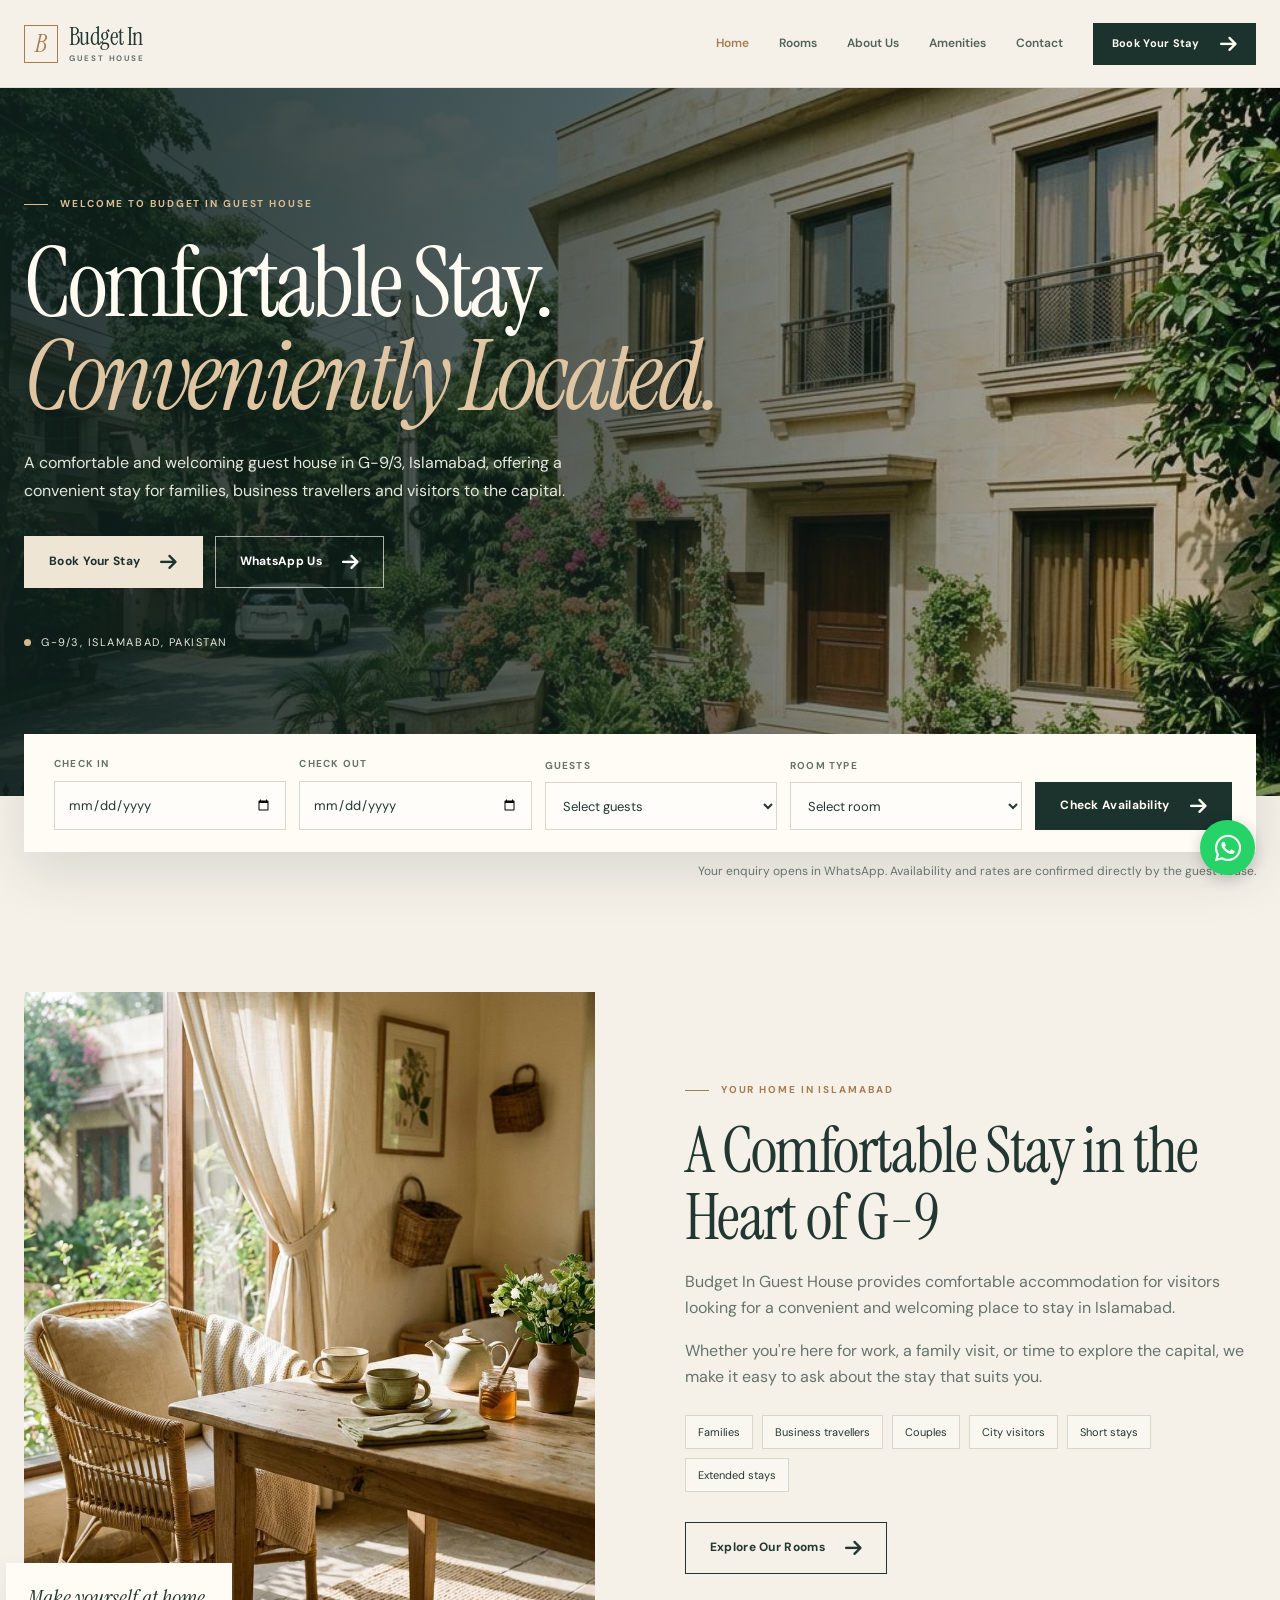
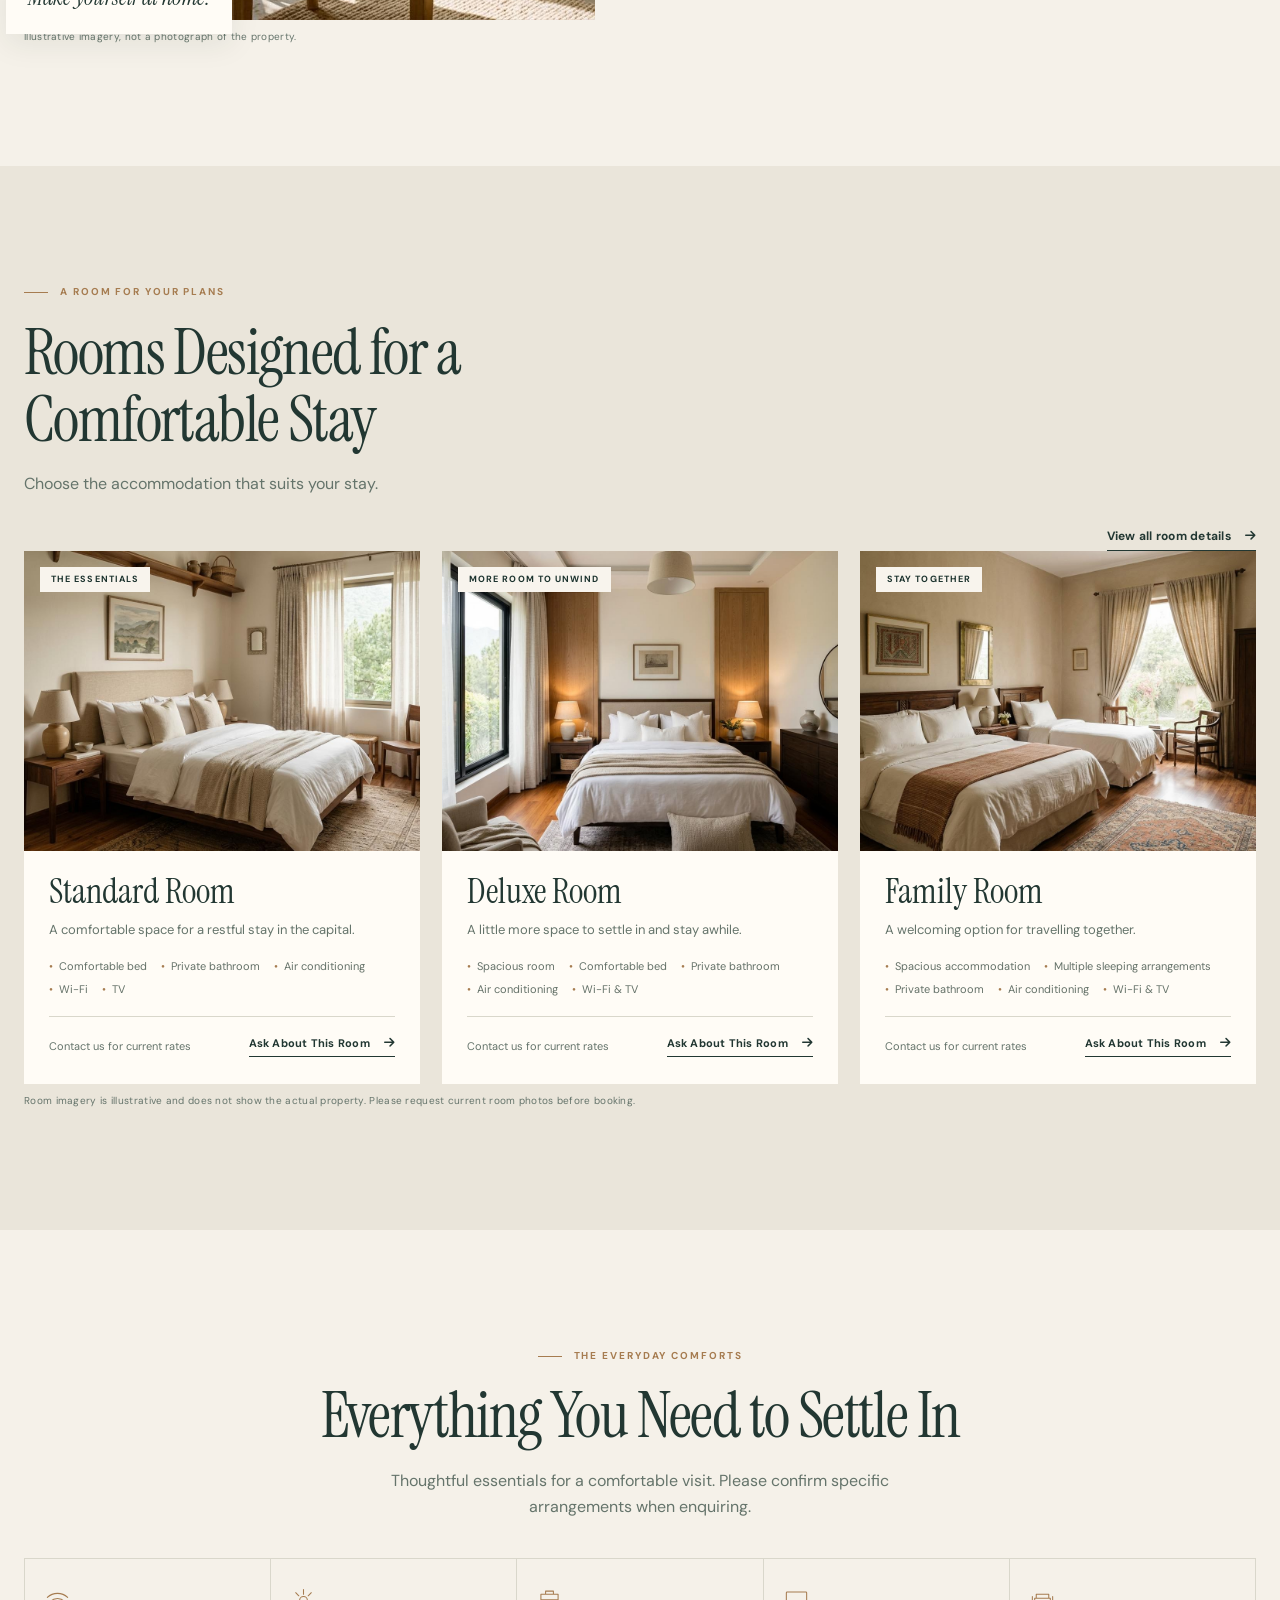
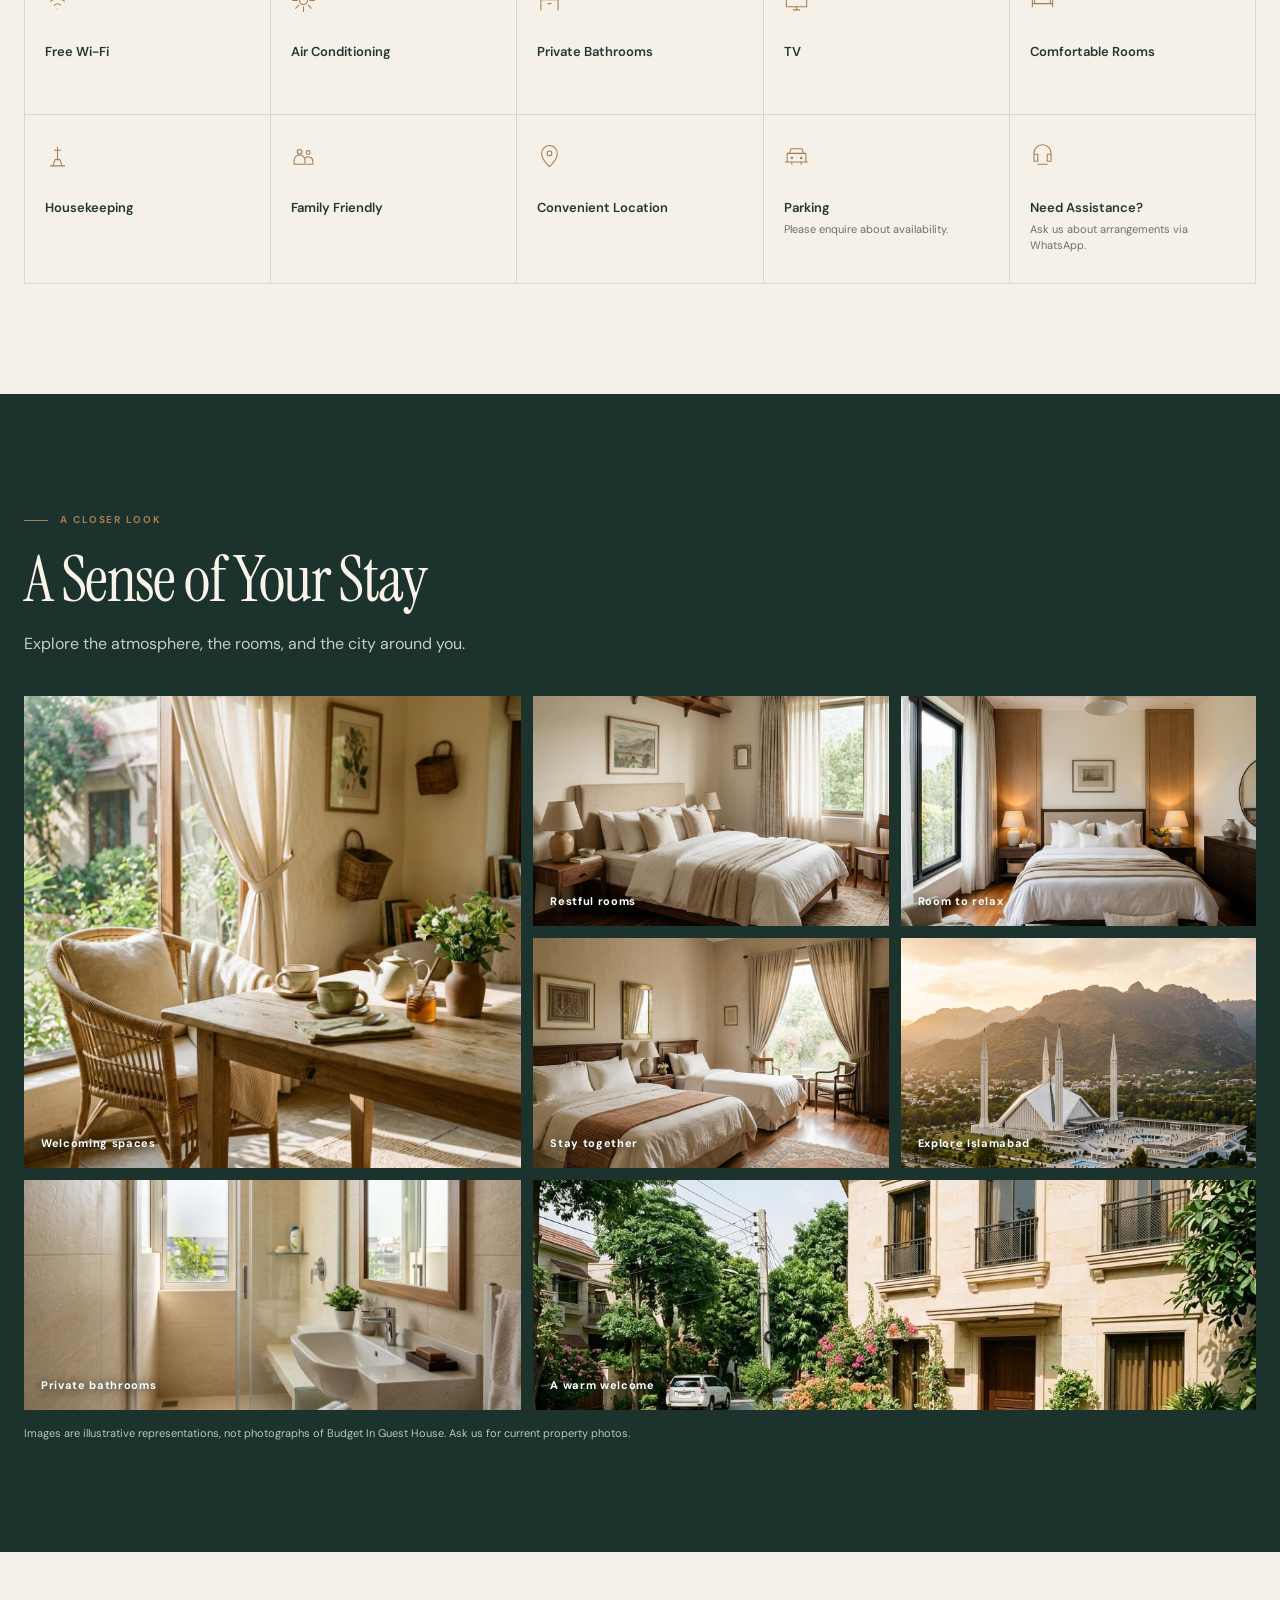
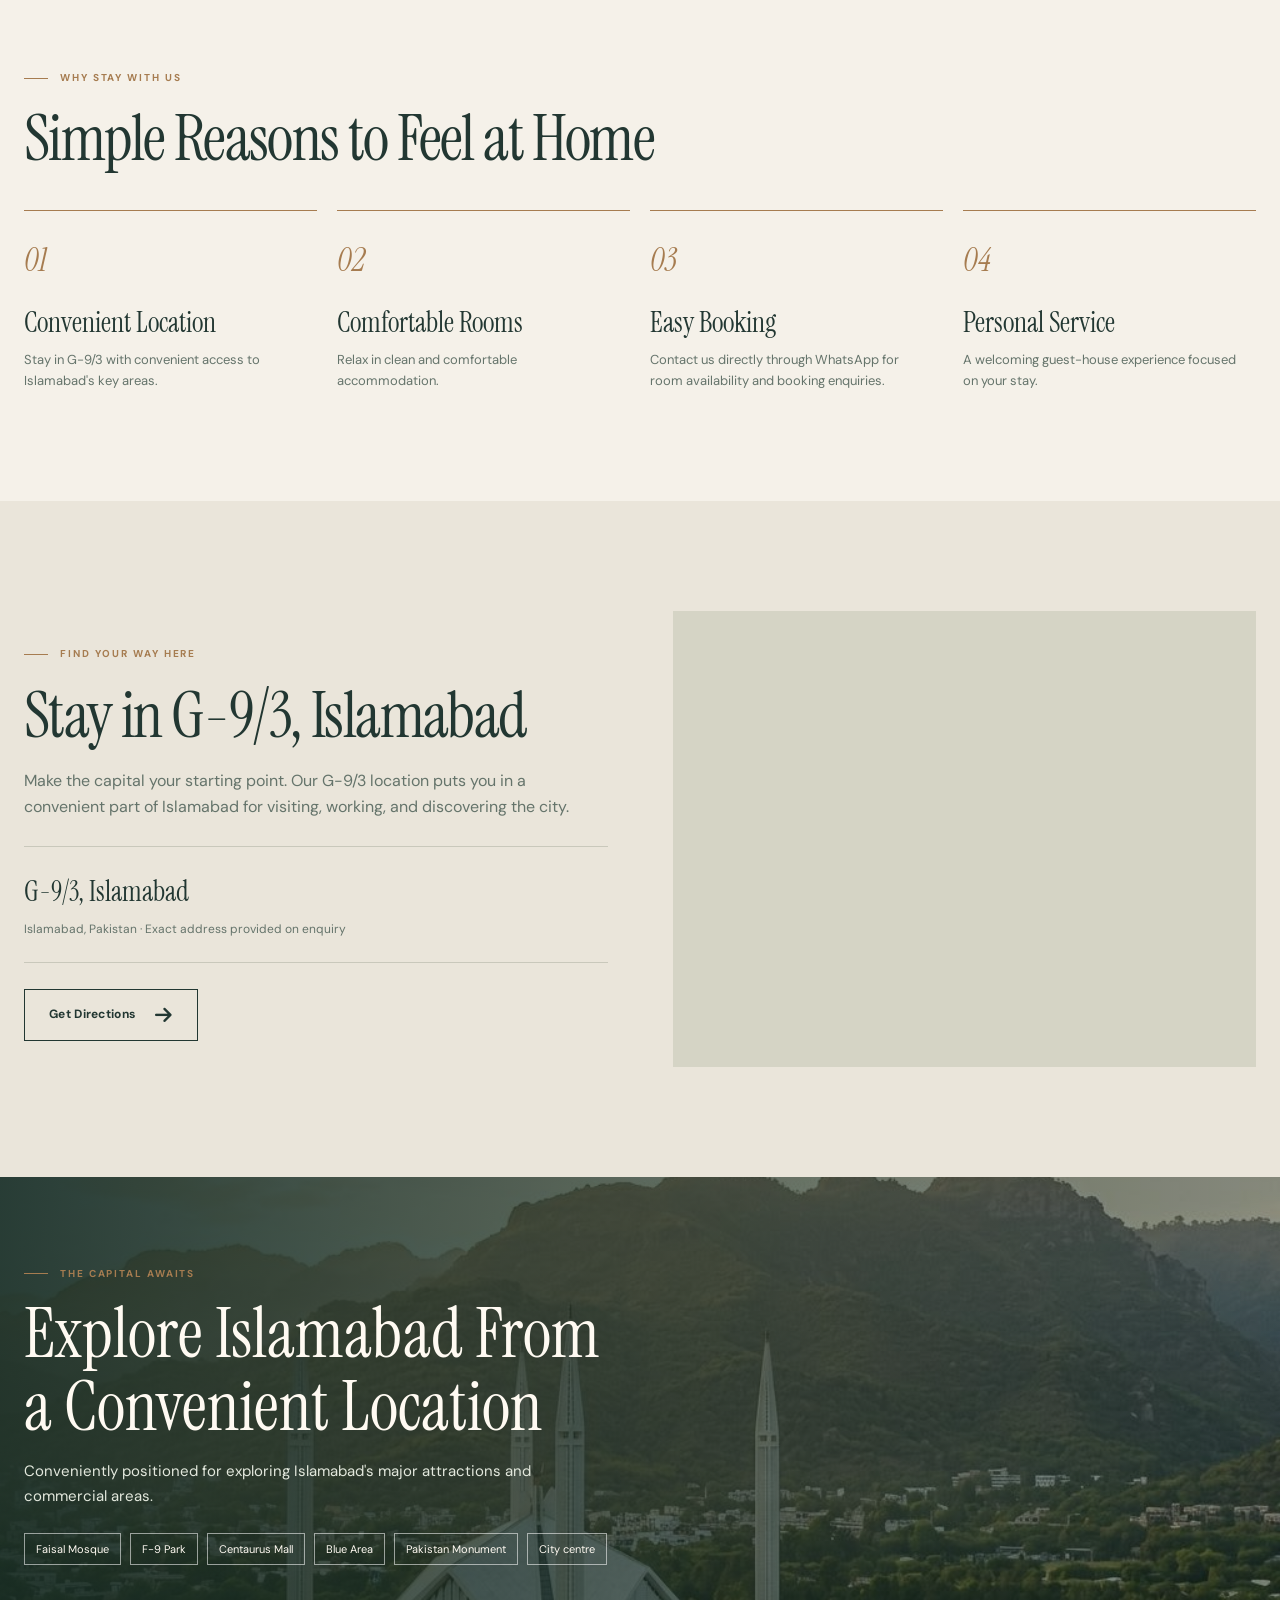
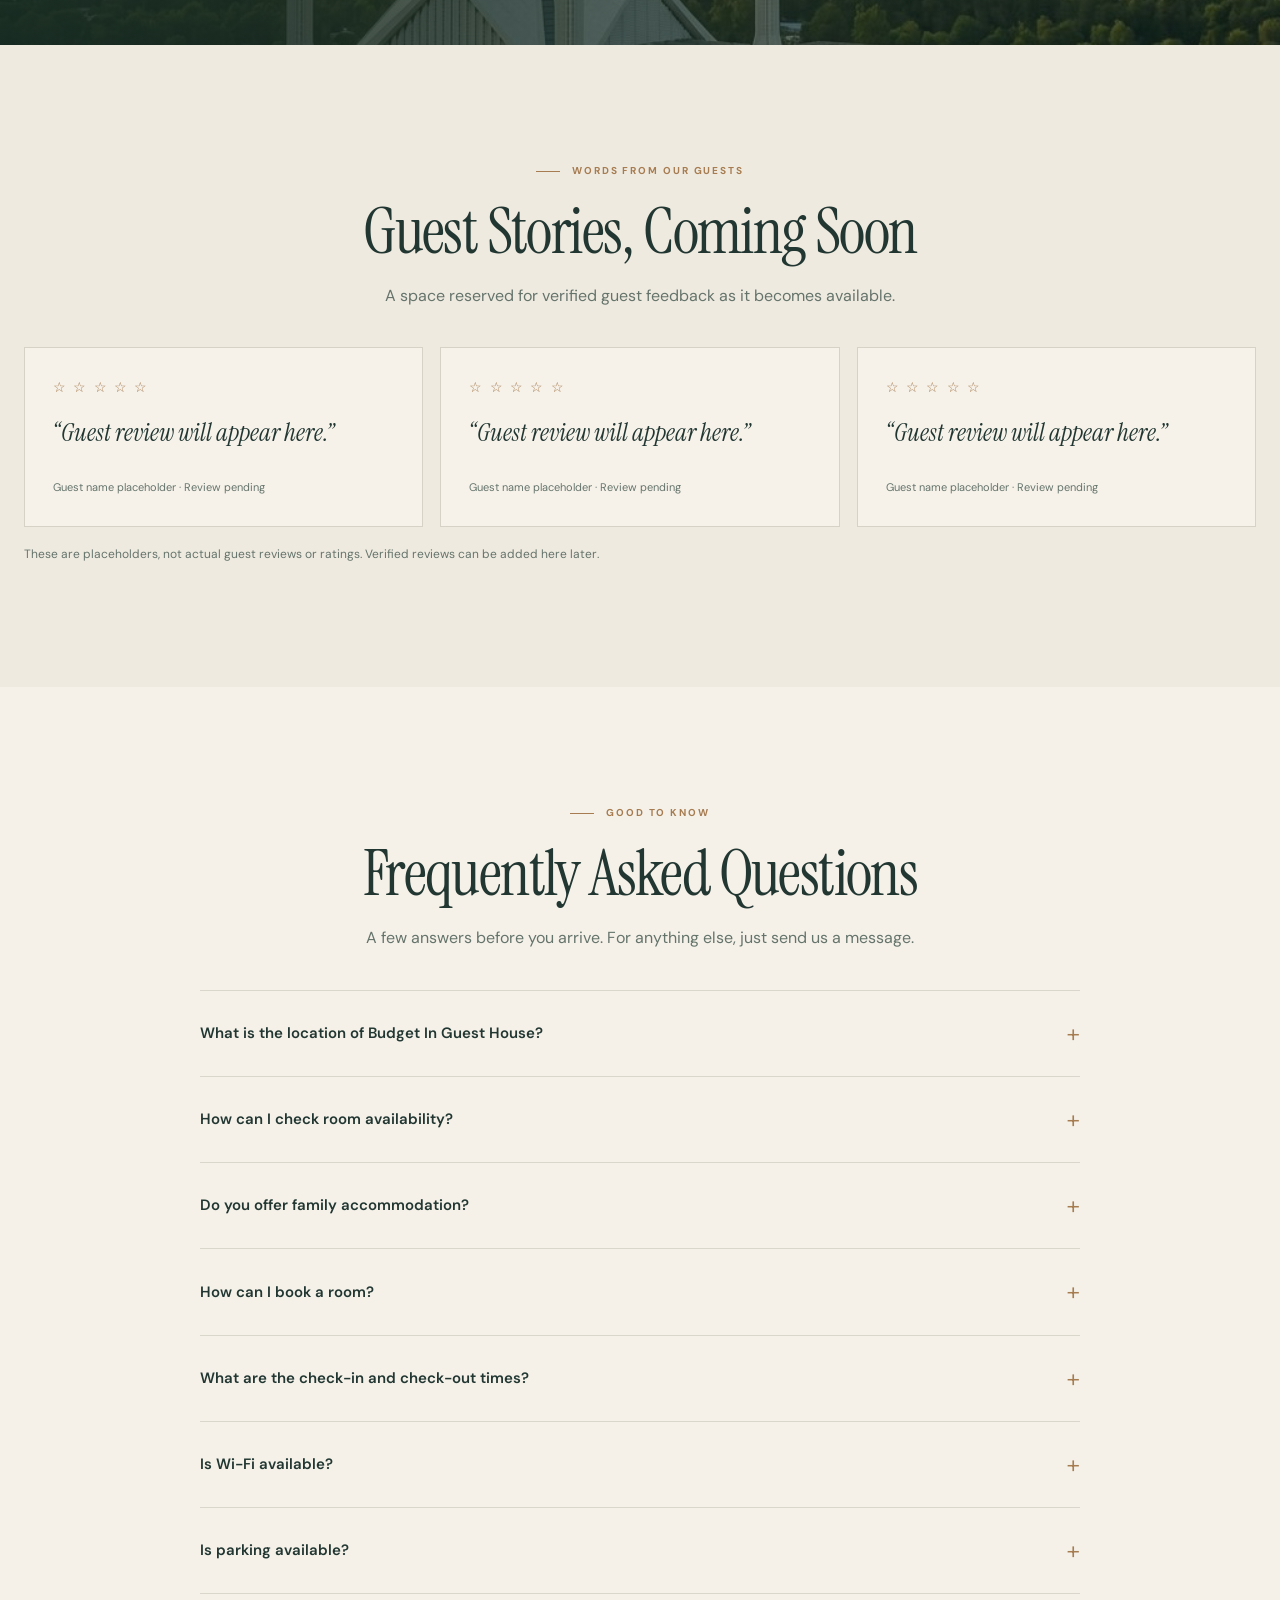
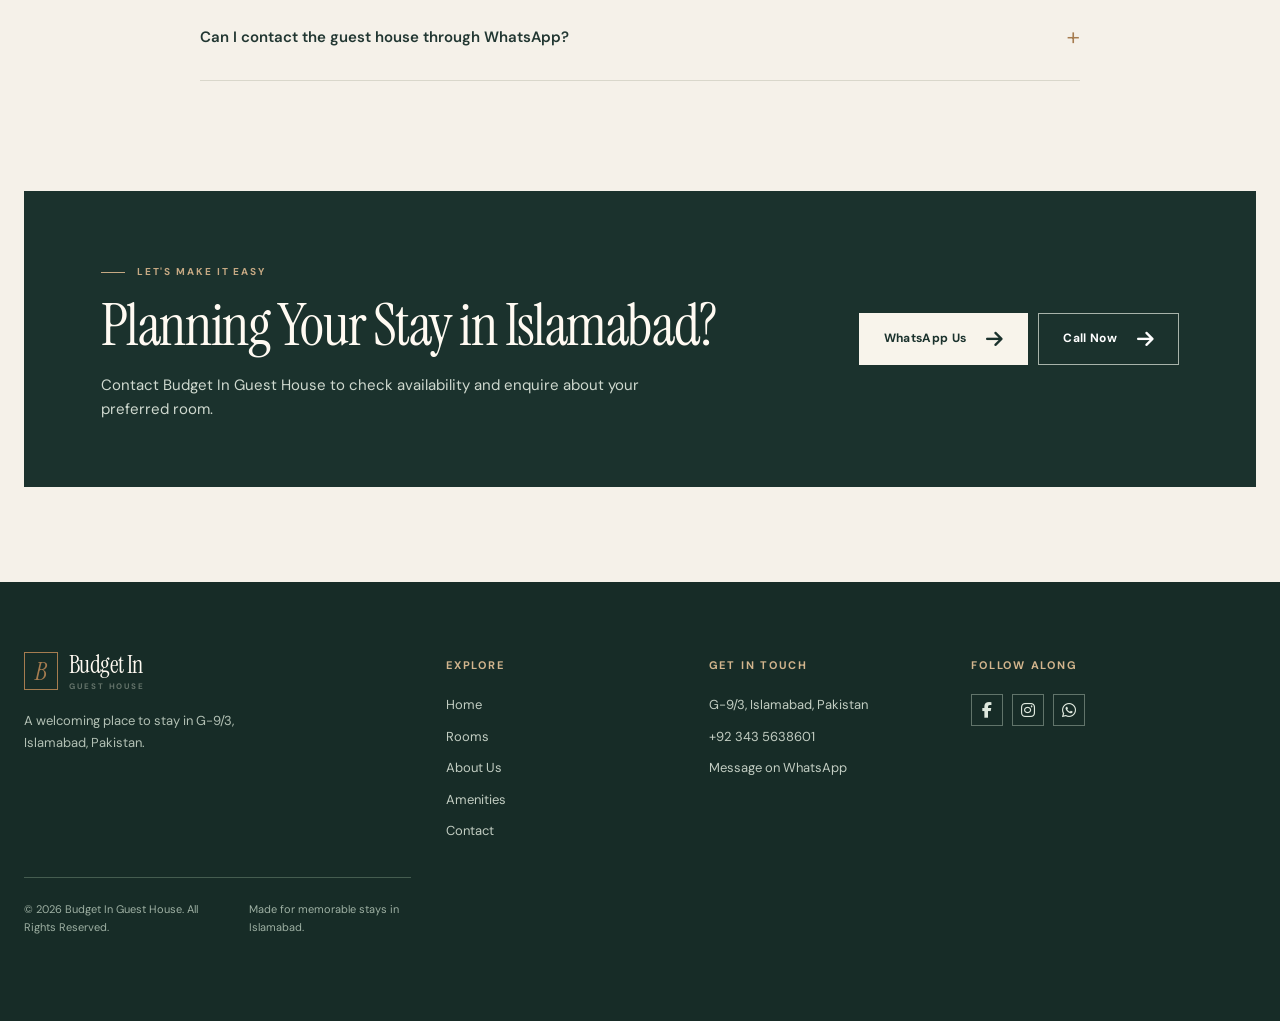
<file: index.html>
<!doctype html>
<html lang="en">

<head>
  <meta charset="utf-8">
  <meta name="viewport" content="width=device-width, initial-scale=1">
  <title>Budget In Guest House | Comfortable Stay in G-9/3 Islamabad</title>
  <meta name="description"
    content="Stay at Budget In Guest House in G-9/3, Islamabad. Explore comfortable accommodation and contact us directly for room availability and booking enquiries.">
  <meta property="og:type" content="website">
  <meta property="og:title" content="Budget In Guest House | Comfortable Stay in Islamabad">
  <meta property="og:description"
    content="A welcoming guest house in G-9/3, Islamabad. Enquire directly on WhatsApp for rooms and current rates.">
  <meta property="og:image" content="./assets/exterior-CC-m4Ebz.jpg">
  <meta name="theme-color" content="#223732">
  <link rel="icon" type="image/svg+xml" href="/favicon.svg">
  <script>document.documentElement.classList.add('js')</script>

  <link rel="stylesheet" href="https://cdnjs.cloudflare.com/ajax/libs/font-awesome/6.7.2/css/all.min.css">

  <script type="module" crossorigin src="./assets/main.js"></script>
  <link rel="stylesheet" crossorigin href="./assets/styles.css">
</head>

<body>
  <a class="skip-link" href="#main">Skip to content</a>
  <header class="site-header">
    <div class="container header-inner"><a class="brand" href="index.html" aria-label="Budget In Guest House home"><span
          class="brand-mark" aria-hidden="true">B</span><span class="brand-name">Budget In <small>Guest House</small></span></a>
      <nav class="desktop-nav" aria-label="Main navigation"><a href="index.html" aria-current="page">Home</a><a
          href="rooms.html">Rooms</a><a href="about.html">About Us</a><a href="index.html#amenities">Amenities</a><a
          href="contact.html">Contact</a></nav><a class="btn header-cta" href="https://wa.me/923435638601"
        data-wa-message="Hello Budget In Guest House, I would like to enquire about booking a stay. Please share availability and current rates.">Book
        Your Stay</a><button class="menu-toggle" type="button" aria-label="Open navigation" aria-expanded="false"
        aria-controls="mobile-nav"><span></span><span></span></button>
    </div>
    <nav id="mobile-nav" class="mobile-nav" aria-label="Mobile navigation"><a href="index.html">Home</a><a
        href="rooms.html">Rooms</a><a href="about.html">About Us</a><a href="index.html#amenities">Amenities</a><a
        href="contact.html">Contact</a><a class="btn" href="https://wa.me/923435638601"
        data-wa-message="Hello Budget In Guest House, I would like to enquire about booking a stay.">Book Your Stay</a>
    </nav>
  </header>
  <main id="main">
    <section class="hero" aria-labelledby="hero-title"><img class="hero-image" src="./assets/exterior-CC-m4Ebz.jpg"
        alt="Illustrative image of a welcoming guest house exterior" fetchpriority="high">
      <div class="container">
        <div class="hero-content"><span class="eyebrow">Welcome to Budget In Guest House</span>
          <h1 id="hero-title">Comfortable Stay.<br><em>Conveniently Located.</em></h1>
          <p>A comfortable and welcoming guest house in G-9/3, Islamabad, offering a convenient stay for families,
            business travellers and visitors to the capital.</p>
          <div class="hero-actions"><a class="btn" href="#booking">Book Your Stay</a><a class="btn btn-ghost"
              href="https://wa.me/923435638601"
              data-wa-message="Hello Budget In Guest House, I would like to enquire about a stay in Islamabad.">WhatsApp
              Us</a></div>
          <div class="hero-location">G-9/3, Islamabad, Pakistan</div>
        </div>
      </div>
    </section>
    <div class="container booking-wrap" id="booking">
      <form class="booking-card" data-whatsapp-form="booking" aria-label="Check room availability">
        <div class="field"><label for="book-checkin">Check In</label><input id="book-checkin" name="checkin" type="date"
            required></div>
        <div class="field"><label for="book-checkout">Check Out</label><input id="book-checkout" name="checkout"
            type="date" required></div>
        <div class="field"><label for="book-guests">Guests</label><select id="book-guests" name="guests" required>
            <option value="" selected disabled>Select guests</option>
            <option value="1">1 guest</option>
            <option value="2">2 guests</option>
            <option value="3">3 guests</option>
            <option value="4">4 guests</option>
            <option value="5+">5+ guests</option>
          </select></div>
        <div class="field"><label for="book-room">Room Type</label><select id="book-room" name="room" required>
            <option value="" selected disabled>Select room</option>
            <option>Standard Room</option>
            <option>Deluxe Room</option>
            <option>Family Room</option>
            <option>Not sure yet</option>
          </select></div><button class="btn" type="submit">Check Availability</button>
      </form>
      <p class="booking-note note">Your enquiry opens in WhatsApp. Availability and rates are confirmed directly by the
        guest house.</p>
    </div>
    <section class="section">
      <div class="container intro-grid">
        <div class="intro-image-wrap reveal"><img src="./assets/details-DMwX4fjr.jpg"
            alt="Illustrative sitting area with tea and warm daylight" loading="lazy">
          <div class="image-tag">Make yourself at home.</div>
          <p class="photo-note">Illustrative imagery, not a photograph of the property.</p>
        </div>
        <div class="split-copy reveal"><span class="eyebrow">Your home in Islamabad</span>
          <h2>A Comfortable Stay in the Heart of G-9</h2>
          <p>Budget In Guest House provides comfortable accommodation for visitors looking for a convenient and
            welcoming place to stay in Islamabad.</p>
          <p>Whether you're here for work, a family visit, or time to explore the capital, we make it easy to ask about
            the stay that suits you.</p>
          <ul class="pill-list">
            <li>Families</li>
            <li>Business travellers</li>
            <li>Couples</li>
            <li>City visitors</li>
            <li>Short stays</li>
            <li>Extended stays</li>
          </ul><a class="btn btn-outline" href="rooms.html">Explore Our Rooms</a>
        </div>
      </div>
    </section>
    <section class="section rooms-section" id="rooms">
      <div class="container">
        <div class="section-topline">
          <div class="section-heading reveal"><span class="eyebrow">A room for your plans</span>
            <h2>Rooms Designed for a Comfortable Stay</h2>
            <p>Choose the accommodation that suits your stay.</p>
          </div><a class="text-link" href="rooms.html">View all room details</a>
        </div>
        <div class="room-grid">
          <article class="room-card reveal">
            <div class="room-image"><img src="./assets/standard-room-BCrWbIIW.jpg"
                alt="Illustrative standard guest room with comfortable bed" loading="lazy"><span class="tag">The
                essentials</span></div>
            <div class="room-body">
              <h3>Standard Room</h3>
              <p>A comfortable space for a restful stay in the capital.</p>
              <ul class="room-features">
                <li>Comfortable bed</li>
                <li>Private bathroom</li>
                <li>Air conditioning</li>
                <li>Wi-Fi</li>
                <li>TV</li>
              </ul>
              <div class="room-footer"><span class="room-rate">Contact us for current rates</span><a class="text-link"
                  href="https://wa.me/923435638601"
                  data-wa-message="Hello, I would like to enquire about the Standard Room at Budget In Guest House. Please share availability and current rates.">Ask
                  About This Room</a></div>
            </div>
          </article>
          <article class="room-card reveal">
            <div class="room-image"><img src="./assets/deluxe-room-BKNPRJoA.jpg"
                alt="Illustrative spacious deluxe guest room" loading="lazy"><span class="tag">More room to
                unwind</span></div>
            <div class="room-body">
              <h3>Deluxe Room</h3>
              <p>A little more space to settle in and stay awhile.</p>
              <ul class="room-features">
                <li>Spacious room</li>
                <li>Comfortable bed</li>
                <li>Private bathroom</li>
                <li>Air conditioning</li>
                <li>Wi-Fi &amp; TV</li>
              </ul>
              <div class="room-footer"><span class="room-rate">Contact us for current rates</span><a class="text-link"
                  href="https://wa.me/923435638601"
                  data-wa-message="Hello, I would like to enquire about the Deluxe Room at Budget In Guest House. Please share availability and current rates.">Ask
                  About This Room</a></div>
            </div>
          </article>
          <article class="room-card reveal">
            <div class="room-image"><img src="./assets/family-room-fjO6CqNd.jpg"
                alt="Illustrative family guest room with multiple beds" loading="lazy"><span class="tag">Stay
                together</span></div>
            <div class="room-body">
              <h3>Family Room</h3>
              <p>A welcoming option for travelling together.</p>
              <ul class="room-features">
                <li>Spacious accommodation</li>
                <li>Multiple sleeping arrangements</li>
                <li>Private bathroom</li>
                <li>Air conditioning</li>
                <li>Wi-Fi &amp; TV</li>
              </ul>
              <div class="room-footer"><span class="room-rate">Contact us for current rates</span><a class="text-link"
                  href="https://wa.me/923435638601"
                  data-wa-message="Hello, I would like to enquire about the Family Room at Budget In Guest House. Please share availability, sleeping arrangements and current rates.">Ask
                  About This Room</a></div>
            </div>
          </article>
        </div>
        <p class="photo-note">Room imagery is illustrative and does not show the actual property. Please request current
          room photos before booking.</p>
      </div>
    </section>
    <section class="section" id="amenities">
      <div class="container">
        <div class="section-heading center reveal"><span class="eyebrow">The everyday comforts</span>
          <h2>Everything You Need to Settle In</h2>
          <p>Thoughtful essentials for a comfortable visit. Please confirm specific arrangements when enquiring.</p>
        </div>
        <div class="amenities-grid reveal">
          <div class="amenity"><svg viewBox="0 0 32 32" aria-hidden="true">
              <path d="M3 12a19 19 0 0 1 26 0M7 17a13 13 0 0 1 18 0m-13 5a6 6 0 0 1 8 0M16 27h.01" />
            </svg>
            <h3>Free Wi-Fi</h3>
          </div>
          <div class="amenity"><svg viewBox="0 0 32 32" aria-hidden="true">
              <circle cx="16" cy="16" r="5" />
              <path d="M16 2v6m0 16v6M2 16h6m16 0h6M6 6l4 4m12 12 4 4M26 6l-4 4M10 22l-4 4" />
            </svg>
            <h3>Air Conditioning</h3>
          </div>
          <div class="amenity"><svg viewBox="0 0 32 32" aria-hidden="true">
              <path d="M5 28V8h22v20M5 15h22M11 8V4h10v4m-7 12h4" />
            </svg>
            <h3>Private Bathrooms</h3>
          </div>
          <div class="amenity"><svg viewBox="0 0 32 32" aria-hidden="true">
              <rect x="3" y="5" width="26" height="19" rx="1" />
              <path d="M12 28h8m-4-4v4" />
            </svg>
            <h3>TV</h3>
          </div>
          <div class="amenity"><svg viewBox="0 0 32 32" aria-hidden="true">
              <path d="M3 24V11m26 13V11M3 20h26M6 20v-7h20v7M8 13V8h16v5" />
            </svg>
            <h3>Comfortable Rooms</h3>
          </div>
          <div class="amenity"><svg viewBox="0 0 32 32" aria-hidden="true">
              <path d="M7 28h18M16 4v16m-6 8 3-8h6l3 8M12 8h8" />
            </svg>
            <h3>Housekeeping</h3>
          </div>
          <div class="amenity"><svg viewBox="0 0 32 32" aria-hidden="true">
              <circle cx="11" cy="10" r="3" />
              <circle cx="22" cy="11" r="2.5" />
              <path d="M4 26v-5a7 7 0 0 1 14 0v5H4Zm14-8a6 6 0 0 1 10 5v3h-8" />
            </svg>
            <h3>Family Friendly</h3>
          </div>
          <div class="amenity"><svg viewBox="0 0 32 32" aria-hidden="true">
              <path d="M16 29s10-9 10-17a10 10 0 0 0-20 0c0 8 10 17 10 17Z" />
              <circle cx="16" cy="12" r="3" />
            </svg>
            <h3>Convenient Location</h3>
          </div>
          <div class="amenity"><svg viewBox="0 0 32 32" aria-hidden="true">
              <path d="M4 23V12h24v11M2 23h28M7 12l2-6h14l2 6m-15 11v3m12-3v3" />
              <circle cx="10" cy="18" r="1" />
              <circle cx="22" cy="18" r="1" />
            </svg>
            <h3>Parking</h3>
            <p>Please enquire about availability.</p>
          </div>
          <div class="amenity"><svg viewBox="0 0 32 32" aria-hidden="true">
              <path d="M5 12a11 11 0 0 1 22 0v10h-5v-9h5M5 13h5v9H5v-9Zm5 13h12" />
            </svg>
            <h3>Need Assistance?</h3>
            <p>Ask us about arrangements via WhatsApp.</p>
          </div>
        </div>
      </div>
    </section>
    <section class="section gallery-section" id="gallery">
      <div class="container">
        <div class="section-heading reveal"><span class="eyebrow">A closer look</span>
          <h2>A Sense of Your Stay</h2>
          <p>Explore the atmosphere, the rooms, and the city around you.</p>
        </div>
        <div class="gallery-grid reveal">
          <button class="gallery-item" type="button" data-caption="Welcoming sitting area"
            aria-label="Open illustrative sitting area image"><img src="./assets/details-DMwX4fjr.jpg"
              alt="Illustrative guest house sitting area" loading="lazy"><span>Welcoming spaces</span></button><button
            class="gallery-item" type="button" data-caption="Standard room"
            aria-label="Open illustrative standard room image"><img src="./assets/standard-room-BCrWbIIW.jpg"
              alt="Illustrative standard bedroom" loading="lazy"><span>Restful rooms</span></button><button
            class="gallery-item" type="button" data-caption="Deluxe room"
            aria-label="Open illustrative deluxe room image"><img src="./assets/deluxe-room-BKNPRJoA.jpg"
              alt="Illustrative deluxe bedroom" loading="lazy"><span>Room to relax</span></button><button
            class="gallery-item" type="button" data-caption="Family room"
            aria-label="Open illustrative family room image"><img src="./assets/family-room-fjO6CqNd.jpg"
              alt="Illustrative family bedroom with two beds" loading="lazy"><span>Stay together</span></button><button
            class="gallery-item" type="button" data-caption="Islamabad and Faisal Mosque"
            aria-label="Open Islamabad city image"><img src="./assets/islamabad-D4VA-zev.jpg"
              alt="Illustrative view of Faisal Mosque and Islamabad" loading="lazy"><span>Explore
              Islamabad</span></button>
          <button class="gallery-item" type="button" data-caption="Private bathroom inspiration"
            aria-label="Open illustrative bathroom image"><img src="./assets/bathroom-u93FJFLR.jpg"
              alt="Illustrative guest room private bathroom" loading="lazy"><span>Private
              bathrooms</span></button><button class="gallery-item" type="button"
            data-caption="Guest house exterior inspiration" aria-label="Open illustrative exterior image"><img
              src="./assets/exterior-CC-m4Ebz.jpg" alt="Illustrative guest house exterior in a leafy Islamabad street"
              loading="lazy"><span>A warm welcome</span></button>
        </div>
        <p class="gallery-footnote">Images are illustrative representations, not photographs of Budget In Guest House.
          Ask us for current property photos.</p>
      </div>
    </section>
    <section class="section">
      <div class="container">
        <div class="section-heading reveal"><span class="eyebrow">Why stay with us</span>
          <h2>Simple Reasons to Feel at Home</h2>
        </div>
        <div class="why-grid reveal">
          <article class="why-card"><span class="why-number">01</span>
            <h3>Convenient Location</h3>
            <p>Stay in G-9/3 with convenient access to Islamabad's key areas.</p>
          </article>
          <article class="why-card"><span class="why-number">02</span>
            <h3>Comfortable Rooms</h3>
            <p>Relax in clean and comfortable accommodation.</p>
          </article>
          <article class="why-card"><span class="why-number">03</span>
            <h3>Easy Booking</h3>
            <p>Contact us directly through WhatsApp for room availability and booking enquiries.</p>
          </article>
          <article class="why-card"><span class="why-number">04</span>
            <h3>Personal Service</h3>
            <p>A welcoming guest-house experience focused on your stay.</p>
          </article>
        </div>
      </div>
    </section>
    <section class="section location-section" id="location">
      <div class="container location-grid">
        <div class="location-copy reveal"><span class="eyebrow">Find your way here</span>
          <h2>Stay in G-9/3, Islamabad</h2>
          <p>Make the capital your starting point. Our G-9/3 location puts you in a convenient part of Islamabad for
            visiting, working, and discovering the city.</p>
          <div class="address-block"><strong>G-9/3, Islamabad</strong><span>Islamabad, Pakistan · Exact address provided
              on enquiry</span></div><a class="btn btn-outline"
            href="https://www.google.com/maps/search/?api=1&amp;query=G-9%2F3%2C+Islamabad%2C+Pakistan" target="_blank"
            rel="noopener noreferrer">Get Directions</a>
        </div>
        <div class="map-wrap reveal"><iframe class="map-frame"
            title="Map showing G-9/3, Islamabad; approximate neighbourhood location"
            src="https://maps.google.com/maps?q=G-9%2F3%20Islamabad%20Pakistan&amp;t=&amp;z=14&amp;ie=UTF8&amp;iwloc=&amp;output=embed"
            loading="lazy" referrerpolicy="no-referrer-when-downgrade"></iframe></div>
      </div>
    </section>
    <section class="city-feature"><img src="./assets/islamabad-D4VA-zev.jpg"
        alt="Illustrative view of Faisal Mosque and Margalla Hills in Islamabad" loading="lazy">
      <div class="container city-content reveal"><span class="eyebrow">The capital awaits</span>
        <h2>Explore Islamabad From a Convenient Location</h2>
        <p>Conveniently positioned for exploring Islamabad's major attractions and commercial areas.</p>
        <div class="city-tags"><span>Faisal Mosque</span><span>F-9 Park</span><span>Centaurus Mall</span><span>Blue
            Area</span><span>Pakistan Monument</span><span>City centre</span></div>
      </div>
    </section>
    <section class="section reviews-section">
      <div class="container">
        <div class="section-heading center reveal"><span class="eyebrow">Words from our guests</span>
          <h2>Guest Stories, Coming Soon</h2>
          <p>A space reserved for verified guest feedback as it becomes available.</p>
        </div>
        <div class="review-grid reveal">
          <div class="review-placeholder">
            <div class="stars" aria-label="Rating placeholder, not a guest rating">☆ ☆ ☆ ☆ ☆</div>
            <blockquote>“Guest review will appear here.”</blockquote><span>Guest name placeholder · Review
              pending</span>
          </div>
          <div class="review-placeholder">
            <div class="stars" aria-label="Rating placeholder, not a guest rating">☆ ☆ ☆ ☆ ☆</div>
            <blockquote>“Guest review will appear here.”</blockquote><span>Guest name placeholder · Review
              pending</span>
          </div>
          <div class="review-placeholder">
            <div class="stars" aria-label="Rating placeholder, not a guest rating">☆ ☆ ☆ ☆ ☆</div>
            <blockquote>“Guest review will appear here.”</blockquote><span>Guest name placeholder · Review
              pending</span>
          </div>
        </div>
        <p class="reviews-disclaimer">These are placeholders, not actual guest reviews or ratings. Verified reviews can
          be added here later.</p>
      </div>
    </section>
    <section class="section" id="faq">
      <div class="container">
        <div class="section-heading center reveal"><span class="eyebrow">Good to know</span>
          <h2>Frequently Asked Questions</h2>
          <p>A few answers before you arrive. For anything else, just send us a message.</p>
        </div>
        <div class="faq-list reveal">
          <div class="faq-item"><button class="faq-trigger" type="button" aria-expanded="false"
              aria-controls="faq-1">What is the location of Budget In Guest House?<span class="faq-plus"
                aria-hidden="true">+</span></button>
            <div class="faq-panel" id="faq-1" aria-hidden="true">
              <div class="faq-panel-inner">
                <p>We are located in G-9/3, Islamabad, Pakistan. Please contact us for the exact address and arrival
                  directions.</p>
              </div>
            </div>
          </div>
          <div class="faq-item"><button class="faq-trigger" type="button" aria-expanded="false"
              aria-controls="faq-2">How can I check room availability?<span class="faq-plus"
                aria-hidden="true">+</span></button>
            <div class="faq-panel" id="faq-2" aria-hidden="true">
              <div class="faq-panel-inner">
                <p>Use the availability form above or <a href="https://wa.me/923435638601"
                    data-wa-message="Hello, could you please check room availability at Budget In Guest House?">message
                    us on WhatsApp</a> with your dates and number of guests.</p>
              </div>
            </div>
          </div>
          <div class="faq-item"><button class="faq-trigger" type="button" aria-expanded="false" aria-controls="faq-3">Do
              you offer family accommodation?<span class="faq-plus" aria-hidden="true">+</span></button>
            <div class="faq-panel" id="faq-3" aria-hidden="true">
              <div class="faq-panel-inner">
                <p>Yes, you can enquire about our Family Room. Please share your group size so we can confirm a suitable
                  sleeping arrangement.</p>
              </div>
            </div>
          </div>
          <div class="faq-item"><button class="faq-trigger" type="button" aria-expanded="false"
              aria-controls="faq-4">How can I book a room?<span class="faq-plus" aria-hidden="true">+</span></button>
            <div class="faq-panel" id="faq-4" aria-hidden="true">
              <div class="faq-panel-inner">
                <p>Contact us directly on WhatsApp or call +92 343 5638601 to enquire about availability, current rates,
                  and the booking process.</p>
              </div>
            </div>
          </div>
          <div class="faq-item"><button class="faq-trigger" type="button" aria-expanded="false"
              aria-controls="faq-5">What are the check-in and check-out times?<span class="faq-plus"
                aria-hidden="true">+</span></button>
            <div class="faq-panel" id="faq-5" aria-hidden="true">
              <div class="faq-panel-inner">
                <p>Please ask us when enquiring so we can confirm current check-in and check-out arrangements for your
                  dates.</p>
              </div>
            </div>
          </div>
          <div class="faq-item"><button class="faq-trigger" type="button" aria-expanded="false" aria-controls="faq-6">Is
              Wi-Fi available?<span class="faq-plus" aria-hidden="true">+</span></button>
            <div class="faq-panel" id="faq-6" aria-hidden="true">
              <div class="faq-panel-inner">
                <p>Wi-Fi is listed among our room amenities. Please confirm any specific connectivity needs with us
                  before booking.</p>
              </div>
            </div>
          </div>
          <div class="faq-item"><button class="faq-trigger" type="button" aria-expanded="false" aria-controls="faq-7">Is
              parking available?<span class="faq-plus" aria-hidden="true">+</span></button>
            <div class="faq-panel" id="faq-7" aria-hidden="true">
              <div class="faq-panel-inner">
                <p>Please enquire about parking availability when you contact us, especially if you will be arriving by
                  car.</p>
              </div>
            </div>
          </div>
          <div class="faq-item"><button class="faq-trigger" type="button" aria-expanded="false"
              aria-controls="faq-8">Can I contact the guest house through WhatsApp?<span class="faq-plus"
                aria-hidden="true">+</span></button>
            <div class="faq-panel" id="faq-8" aria-hidden="true">
              <div class="faq-panel-inner">
                <p>Absolutely. Send your enquiry to <a href="https://wa.me/923435638601"
                    data-wa-message="Hello Budget In Guest House, I have a question about my stay.">+92 343 5638601 on
                    WhatsApp</a>.</p>
              </div>
            </div>
          </div>
        </div>
      </div>
    </section>
    <section class="cta-section">
      <div class="container">
        <div class="cta-panel reveal">
          <div><span class="eyebrow">Let's make it easy</span>
            <h2>Planning Your Stay in Islamabad?</h2>
            <p>Contact Budget In Guest House to check availability and enquire about your preferred room.</p>
          </div>
          <div class="cta-actions"><a class="btn btn-light" href="https://wa.me/923435638601"
              data-wa-message="Hello Budget In Guest House, I am planning a stay in Islamabad. Please share availability and current rates.">WhatsApp
              Us</a><a class="btn btn-outline" href="tel:+923435638601">Call Now</a></div>
        </div>
      </div>
    </section>
  </main>
  <footer class="site-footer">
    <div class="container">
      <div class="footer-grid">
        <div class="footer-brand"><a class="brand" href="index.html"><span class="brand-mark"
              aria-hidden="true">B</span><span class="brand-name">Budget In <small>Guest House</small></span></a>
          <p>A welcoming place to stay in G-9/3, Islamabad, Pakistan.</p>
        </div>
        <div>
          <h3>Explore</h3>
          <nav class="footer-links" aria-label="Footer navigation"><a href="index.html">Home</a><a
              href="rooms.html">Rooms</a><a href="about.html">About Us</a><a href="index.html#amenities">Amenities</a><a
              href="contact.html">Contact</a></nav>
        </div>
        <div>
          <h3>Get in touch</h3>
          <div class="footer-contact">
            <p>G-9/3, Islamabad, Pakistan</p><a href="tel:+923435638601">+92 343 5638601</a><a
              href="https://wa.me/923435638601"
              data-wa-message="Hello Budget In Guest House, I would like to enquire about a stay.">Message on
              WhatsApp</a>
          </div>
        </div>
        <div>
          <h3>Follow along</h3>
          <div class="social-links">
            <a href="#" data-placeholder-social aria-label="Facebook profile not yet available"
              title="Facebook profile coming soon">
              <i class="fa-brands fa-facebook-f"></i>
            </a>

            <a href="#" data-placeholder-social aria-label="Instagram profile not yet available"
              title="Instagram profile coming soon">
              <i class="fa-brands fa-instagram"></i>
            </a>

            <a href="https://wa.me/923435638601"
              data-wa-message="Hello Budget In Guest House, I would like to enquire about a stay."
              aria-label="WhatsApp Budget In Guest House">
              <i class="fa-brands fa-whatsapp"></i>
            </a>
          </div>
        </div>
        <div class="footer-bottom"><span>© 2026 Budget In Guest House. All Rights Reserved.</span><span>Made for
            memorable
            stays in Islamabad.</span></div>
      </div>
  </footer>
  <a class="floating-whatsapp" href="https://wa.me/923435638601"
    data-wa-message="Hello Budget In Guest House, I would like to enquire about a stay."
    aria-label="Enquire via WhatsApp"><i class="fa-brands fa-whatsapp"></i></a>
  <div class="lightbox" role="dialog" aria-modal="true" aria-label="Image gallery" aria-hidden="true"><button
      class="lightbox-close" type="button" aria-label="Close image gallery">×</button><button class="lightbox-prev"
      type="button" aria-label="Previous image">‹</button>
    <figure class="lightbox-figure"><img src="./assets/details-DMwX4fjr.jpg" alt="">
      <figcaption></figcaption>
    </figure><button class="lightbox-next" type="button" aria-label="Next image">›</button>
  </div>
</body>

</html>
</file>
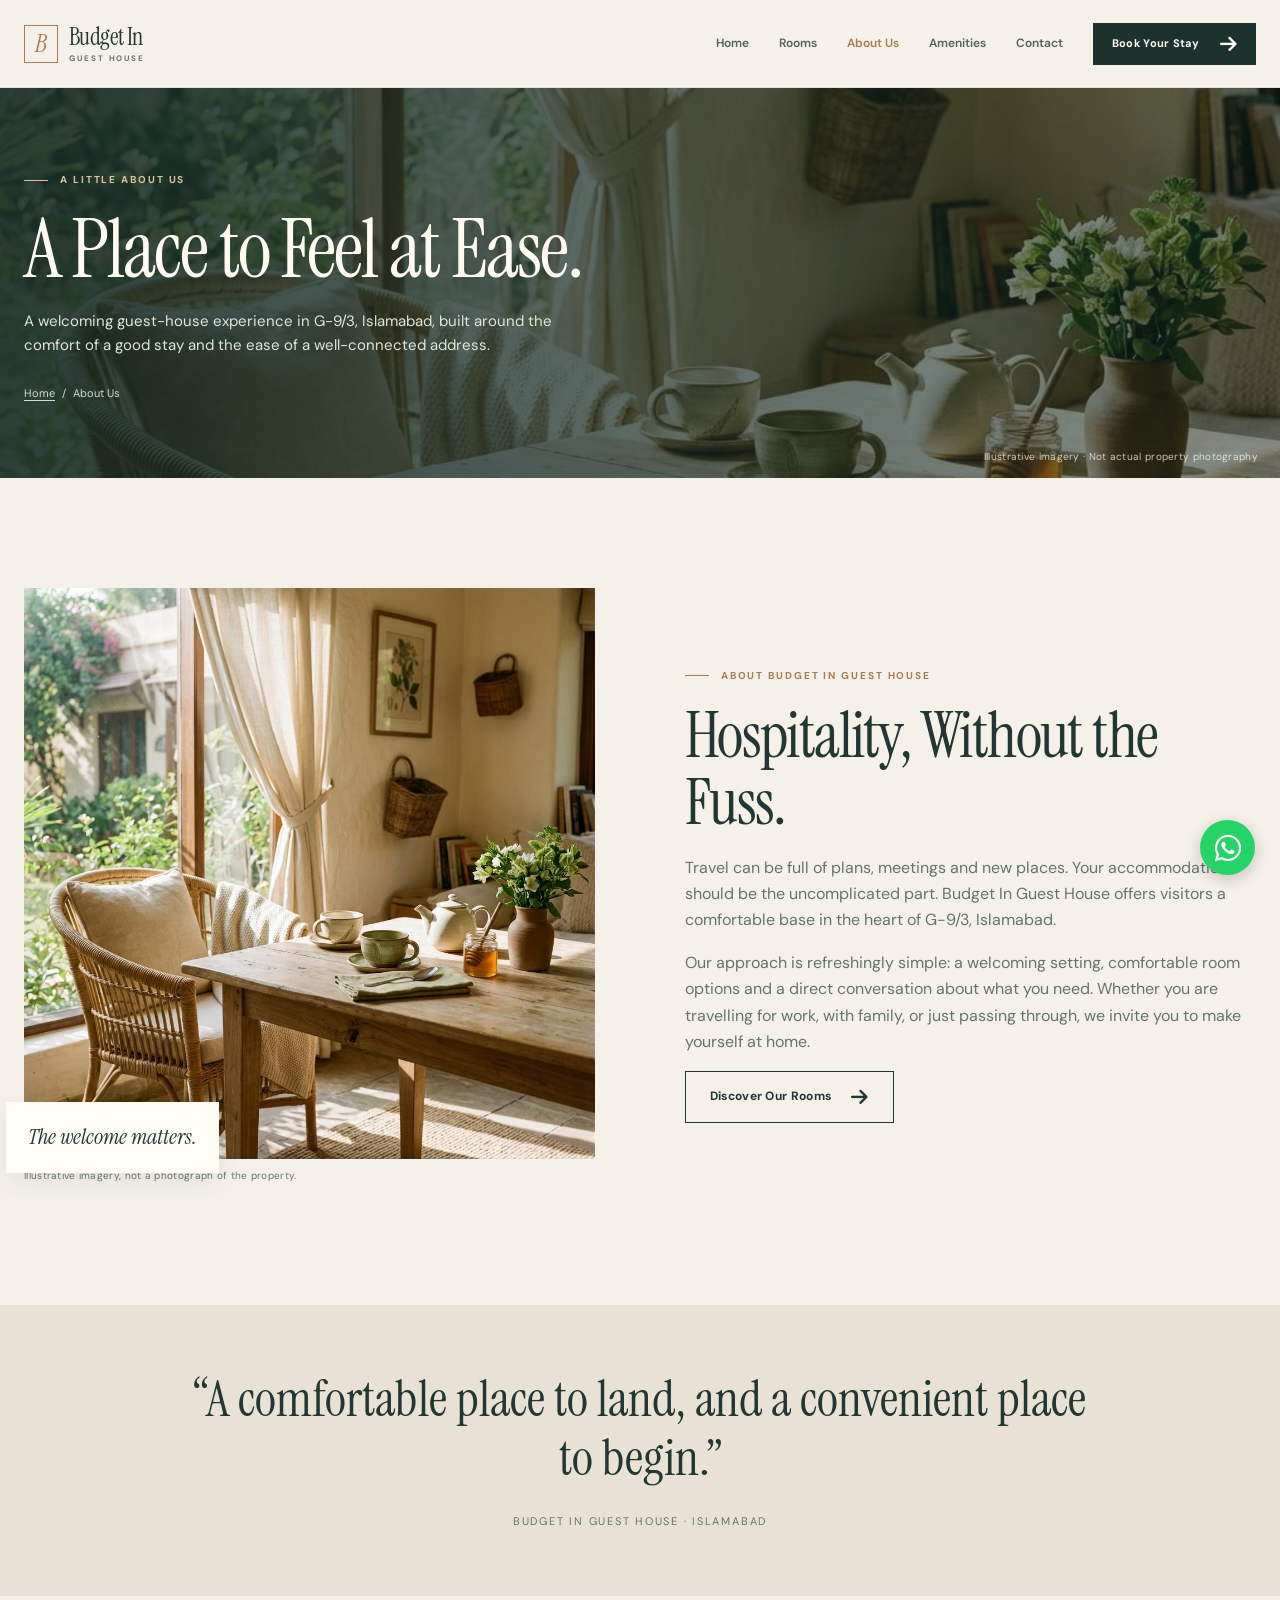
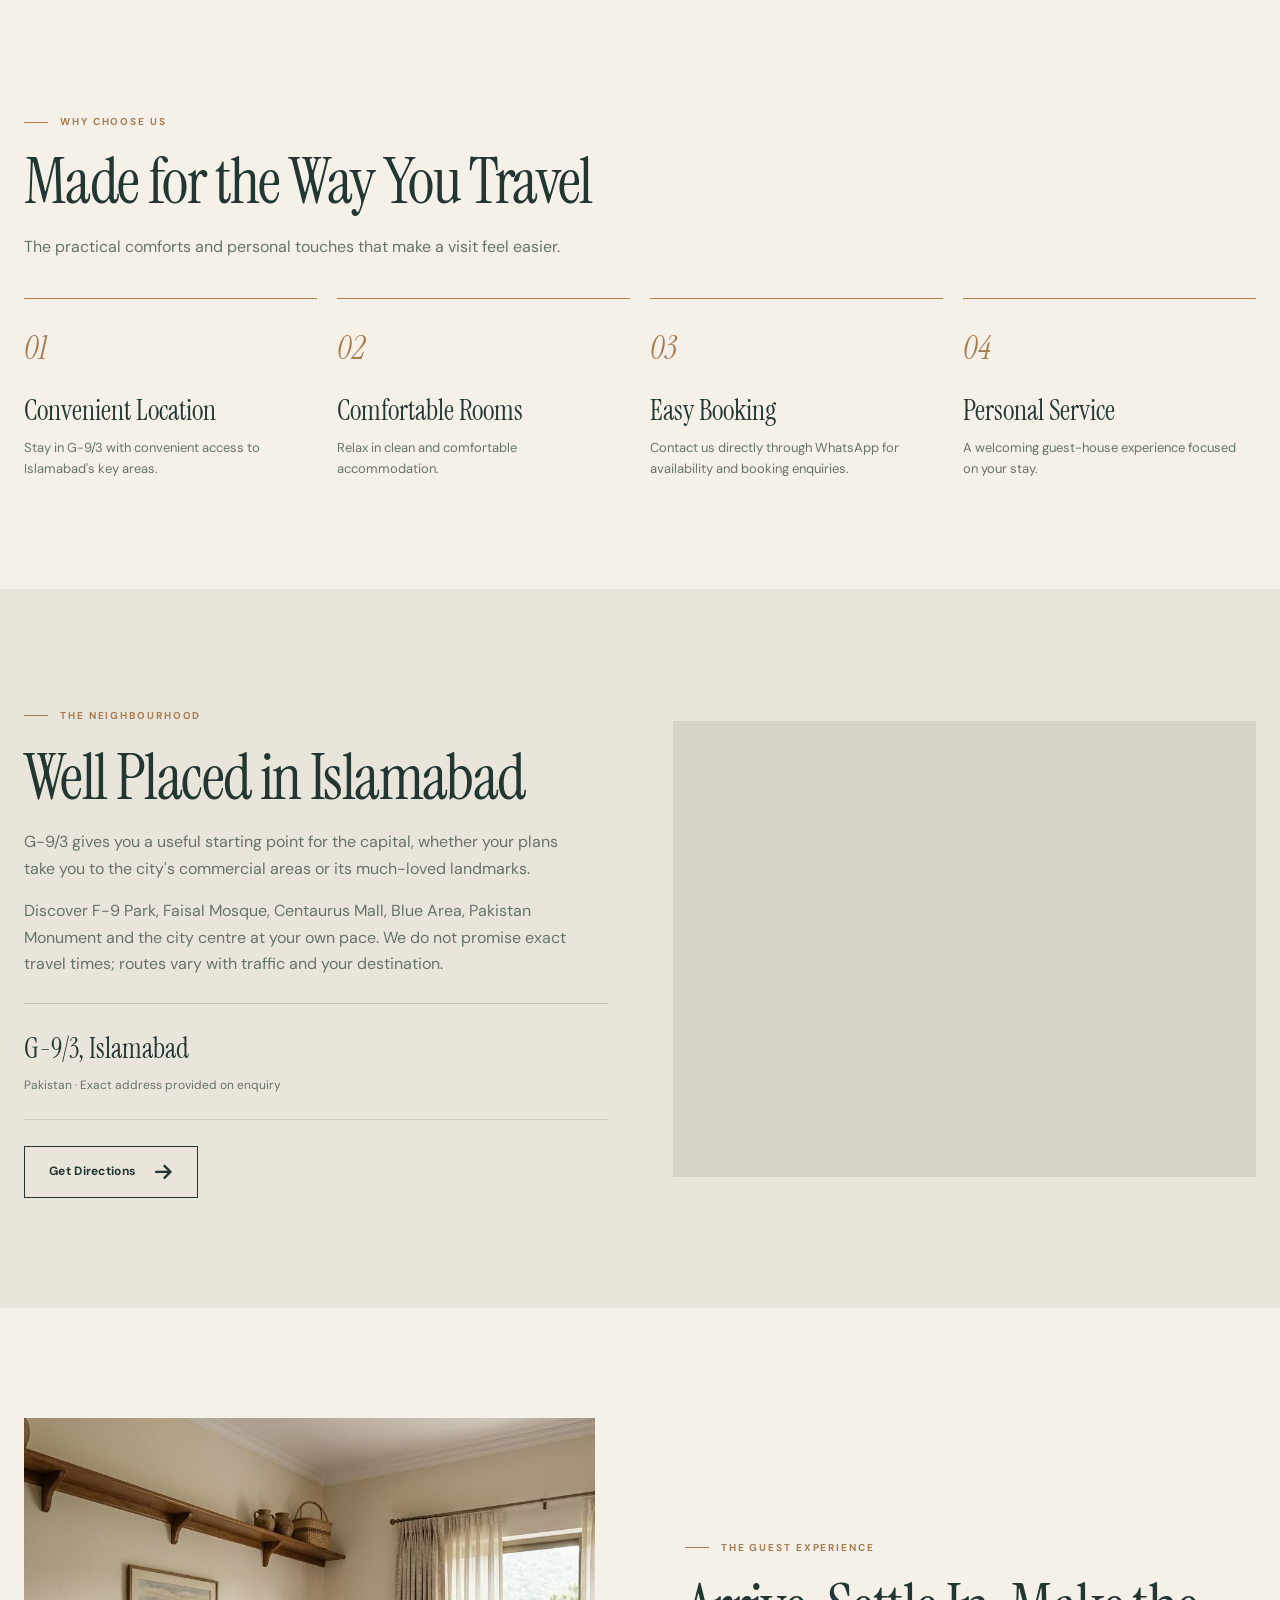
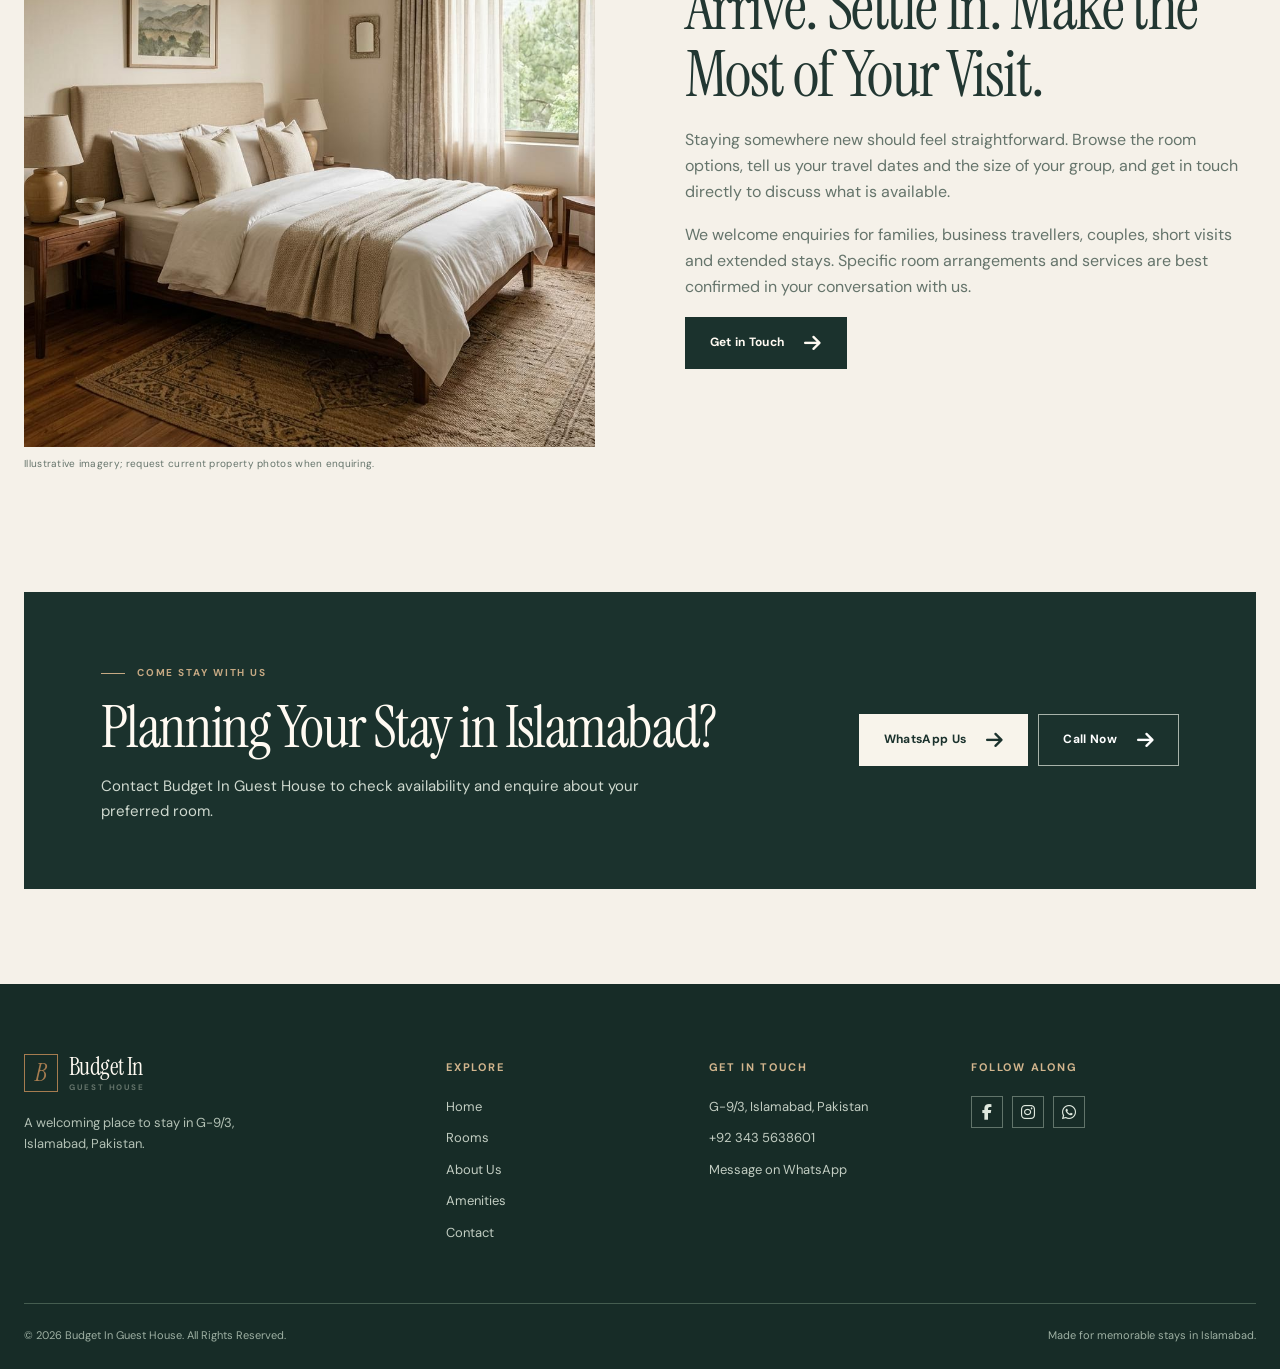
<file: about.html>
<!doctype html>
<html lang="en">

<head>
  <meta charset="utf-8">
  <meta name="viewport" content="width=device-width, initial-scale=1">
  <title>About Us | Budget In Guest House, Islamabad</title>
  <meta name="description"
    content="Get to know Budget In Guest House, a welcoming place to stay in G-9/3 Islamabad for families, business travellers and visitors.">
  <meta property="og:type" content="website">
  <meta property="og:title" content="About Budget In Guest House">
  <meta property="og:description" content="Comfortable accommodation and a convenient Islamabad location.">
  <meta property="og:image" content="./assets/details-DMwX4fjr.jpg">
  <meta name="theme-color" content="#223732">
  <link rel="icon" type="image/svg+xml" href="/favicon.svg">
  <script>document.documentElement.classList.add('js')</script>

  <link rel="stylesheet" href="https://cdnjs.cloudflare.com/ajax/libs/font-awesome/6.7.2/css/all.min.css">

  <script type="module" crossorigin src="./assets/main.js"></script>
  <link rel="stylesheet" crossorigin href="./assets/styles.css">
</head>

<body><a class="skip-link" href="#main">Skip to content</a>
  <header class="site-header">
    <div class="container header-inner"><a class="brand" href="index.html" aria-label="Budget In Guest House home"><span
          class="brand-mark" aria-hidden="true">B</span><span class="brand-name">Budget In <small>Guest House</small></span></a>
      <nav class="desktop-nav" aria-label="Main navigation"><a href="index.html">Home</a><a
          href="rooms.html">Rooms</a><a href="about.html" aria-current="page">About Us</a><a
          href="index.html#amenities">Amenities</a><a href="contact.html">Contact</a></nav><a class="btn header-cta"
        href="https://wa.me/923435638601"
        data-wa-message="Hello Budget In Guest House, I would like to enquire about booking a stay.">Book Your
        Stay</a><button class="menu-toggle" type="button" aria-label="Open navigation" aria-expanded="false"
        aria-controls="mobile-nav"><span></span><span></span></button>
    </div>
    <nav id="mobile-nav" class="mobile-nav" aria-label="Mobile navigation"><a href="index.html">Home</a><a
        href="rooms.html">Rooms</a><a href="about.html" aria-current="page">About Us</a><a
        href="index.html#amenities">Amenities</a><a href="contact.html">Contact</a><a class="btn"
        href="https://wa.me/923435638601"
        data-wa-message="Hello Budget In Guest House, I would like to enquire about booking a stay.">Book Your Stay</a>
    </nav>
  </header>
  <main id="main">
    <section class="page-hero"><img src="./assets/details-DMwX4fjr.jpg"
        alt="Illustrative welcoming guest house sitting area">
      <div class="container"><span class="eyebrow">A little about us</span>
        <h1>A Place to Feel at Ease.</h1>
        <p>A welcoming guest-house experience in G-9/3, Islamabad, built around the comfort of a good stay and the ease
          of a well-connected address.</p>
        <div class="breadcrumb"><a href="index.html">Home</a><span>/</span>About Us</div>
      </div>
    </section>
    <section class="section">
      <div class="container story-grid">
        <div class="intro-image-wrap reveal"><img src="./assets/details-DMwX4fjr.jpg"
            alt="Illustrative hospitable sitting area with tea" loading="lazy">
          <div class="image-tag">The welcome matters.</div>
          <p class="photo-note">Illustrative imagery, not a photograph of the property.</p>
        </div>
        <div class="split-copy reveal"><span class="eyebrow">About Budget In Guest House</span>
          <h2>Hospitality, Without the Fuss.</h2>
          <p>Travel can be full of plans, meetings and new places. Your accommodation should be the uncomplicated part.
            Budget In Guest House offers visitors a comfortable base in the heart of G-9/3, Islamabad.</p>
          <p>Our approach is refreshingly simple: a welcoming setting, comfortable room options and a direct
            conversation about what you need. Whether you are travelling for work, with family, or just passing through,
            we invite you to make yourself at home.</p><a class="btn btn-outline" href="rooms.html">Discover Our
            Rooms</a>
        </div>
      </div>
    </section>
    <section class="quote-block">
      <p>“A comfortable place to land, and a convenient place to begin.”</p><span>Budget In Guest House ·
        Islamabad</span>
    </section>
    <section class="section">
      <div class="container">
        <div class="section-heading reveal"><span class="eyebrow">Why choose us</span>
          <h2>Made for the Way You Travel</h2>
          <p>The practical comforts and personal touches that make a visit feel easier.</p>
        </div>
        <div class="why-grid reveal">
          <article class="why-card"><span class="why-number">01</span>
            <h3>Convenient Location</h3>
            <p>Stay in G-9/3 with convenient access to Islamabad's key areas.</p>
          </article>
          <article class="why-card"><span class="why-number">02</span>
            <h3>Comfortable Rooms</h3>
            <p>Relax in clean and comfortable accommodation.</p>
          </article>
          <article class="why-card"><span class="why-number">03</span>
            <h3>Easy Booking</h3>
            <p>Contact us directly through WhatsApp for availability and booking enquiries.</p>
          </article>
          <article class="why-card"><span class="why-number">04</span>
            <h3>Personal Service</h3>
            <p>A welcoming guest-house experience focused on your stay.</p>
          </article>
        </div>
      </div>
    </section>
    <section class="section location-section">
      <div class="container location-grid">
        <div class="location-copy reveal"><span class="eyebrow">The neighbourhood</span>
          <h2>Well Placed in Islamabad</h2>
          <p>G-9/3 gives you a useful starting point for the capital, whether your plans take you to the city's
            commercial areas or its much-loved landmarks.</p>
          <p>Discover F-9 Park, Faisal Mosque, Centaurus Mall, Blue Area, Pakistan Monument and the city centre at your
            own pace. We do not promise exact travel times; routes vary with traffic and your destination.</p>
          <div class="address-block"><strong>G-9/3, Islamabad</strong><span>Pakistan · Exact address provided on
              enquiry</span></div><a class="btn btn-outline"
            href="https://www.google.com/maps/search/?api=1&amp;query=G-9%2F3%2C+Islamabad%2C+Pakistan" target="_blank"
            rel="noopener noreferrer">Get Directions</a>
        </div>
        <div class="map-wrap reveal"><iframe class="map-frame" title="Approximate neighbourhood map of G-9/3 Islamabad"
            src="https://maps.google.com/maps?q=G-9%2F3%20Islamabad%20Pakistan&amp;t=&amp;z=14&amp;ie=UTF8&amp;iwloc=&amp;output=embed"
            loading="lazy" referrerpolicy="no-referrer-when-downgrade"></iframe></div>
      </div>
    </section>
    <section class="section">
      <div class="container intro-grid">
        <div class="intro-image-wrap reveal"><img src="./assets/standard-room-BCrWbIIW.jpg"
            alt="Illustrative comfortable bedroom prepared for a guest" loading="lazy">
          <p class="photo-note">Illustrative imagery; request current property photos when enquiring.</p>
        </div>
        <div class="split-copy reveal"><span class="eyebrow">The guest experience</span>
          <h2>Arrive. Settle In. Make the Most of Your Visit.</h2>
          <p>Staying somewhere new should feel straightforward. Browse the room options, tell us your travel dates and
            the size of your group, and get in touch directly to discuss what is available.</p>
          <p>We welcome enquiries for families, business travellers, couples, short visits and extended stays. Specific
            room arrangements and services are best confirmed in your conversation with us.</p><a class="btn"
            href="contact.html">Get in Touch</a>
        </div>
      </div>
    </section>
    <section class="cta-section">
      <div class="container">
        <div class="cta-panel reveal">
          <div><span class="eyebrow">Come stay with us</span>
            <h2>Planning Your Stay in Islamabad?</h2>
            <p>Contact Budget In Guest House to check availability and enquire about your preferred room.</p>
          </div>
          <div class="cta-actions"><a class="btn btn-light" href="https://wa.me/923435638601"
              data-wa-message="Hello Budget In Guest House, I would like to learn more about staying with you in G-9/3 Islamabad.">WhatsApp
              Us</a><a class="btn btn-outline" href="tel:+923435638601">Call Now</a></div>
        </div>
      </div>
    </section>
  </main>
  <footer class="site-footer">
    <div class="container">
      <div class="footer-grid">
        <div class="footer-brand"><a class="brand" href="index.html"><span class="brand-mark"
              aria-hidden="true">B</span><span class="brand-name">Budget In <small>Guest House</small></span></a>
          <p>A welcoming place to stay in G-9/3, Islamabad, Pakistan.</p>
        </div>
        <div>
          <h3>Explore</h3>
          <nav class="footer-links" aria-label="Footer navigation"><a href="index.html">Home</a><a
              href="rooms.html">Rooms</a><a href="about.html">About Us</a><a href="index.html#amenities">Amenities</a><a
              href="contact.html">Contact</a></nav>
        </div>
        <div>
          <h3>Get in touch</h3>
          <div class="footer-contact">
            <p>G-9/3, Islamabad, Pakistan</p><a href="tel:+923435638601">+92 343 5638601</a><a
              href="https://wa.me/923435638601"
              data-wa-message="Hello Budget In Guest House, I would like to enquire about a stay.">Message on
              WhatsApp</a>
          </div>
        </div>
        <div>
          <h3>Follow along</h3>
          <div class="social-links">
            <a href="#" data-placeholder-social aria-label="Facebook profile not yet available"
              title="Facebook profile coming soon">
              <i class="fa-brands fa-facebook-f"></i>
            </a>

            <a href="#" data-placeholder-social aria-label="Instagram profile not yet available"
              title="Instagram profile coming soon">
              <i class="fa-brands fa-instagram"></i>
            </a>

            <a href="https://wa.me/923435638601"
              data-wa-message="Hello Budget In Guest House, I would like to enquire about a stay."
              aria-label="WhatsApp Budget In Guest House">
              <i class="fa-brands fa-whatsapp"></i>
            </a>
          </div>
        </div>
      </div>
      <div class="footer-bottom"><span>© 2026 Budget In Guest House. All Rights Reserved.</span><span>Made for memorable
          stays in Islamabad.</span></div>
    </div>
  </footer>
  <a class="floating-whatsapp" href="https://wa.me/923435638601"
    data-wa-message="Hello Budget In Guest House, I would like to enquire about a stay."
    aria-label="Enquire via WhatsApp"><i class="fa-brands fa-whatsapp"></i></a>
</body>

</html>
</file>
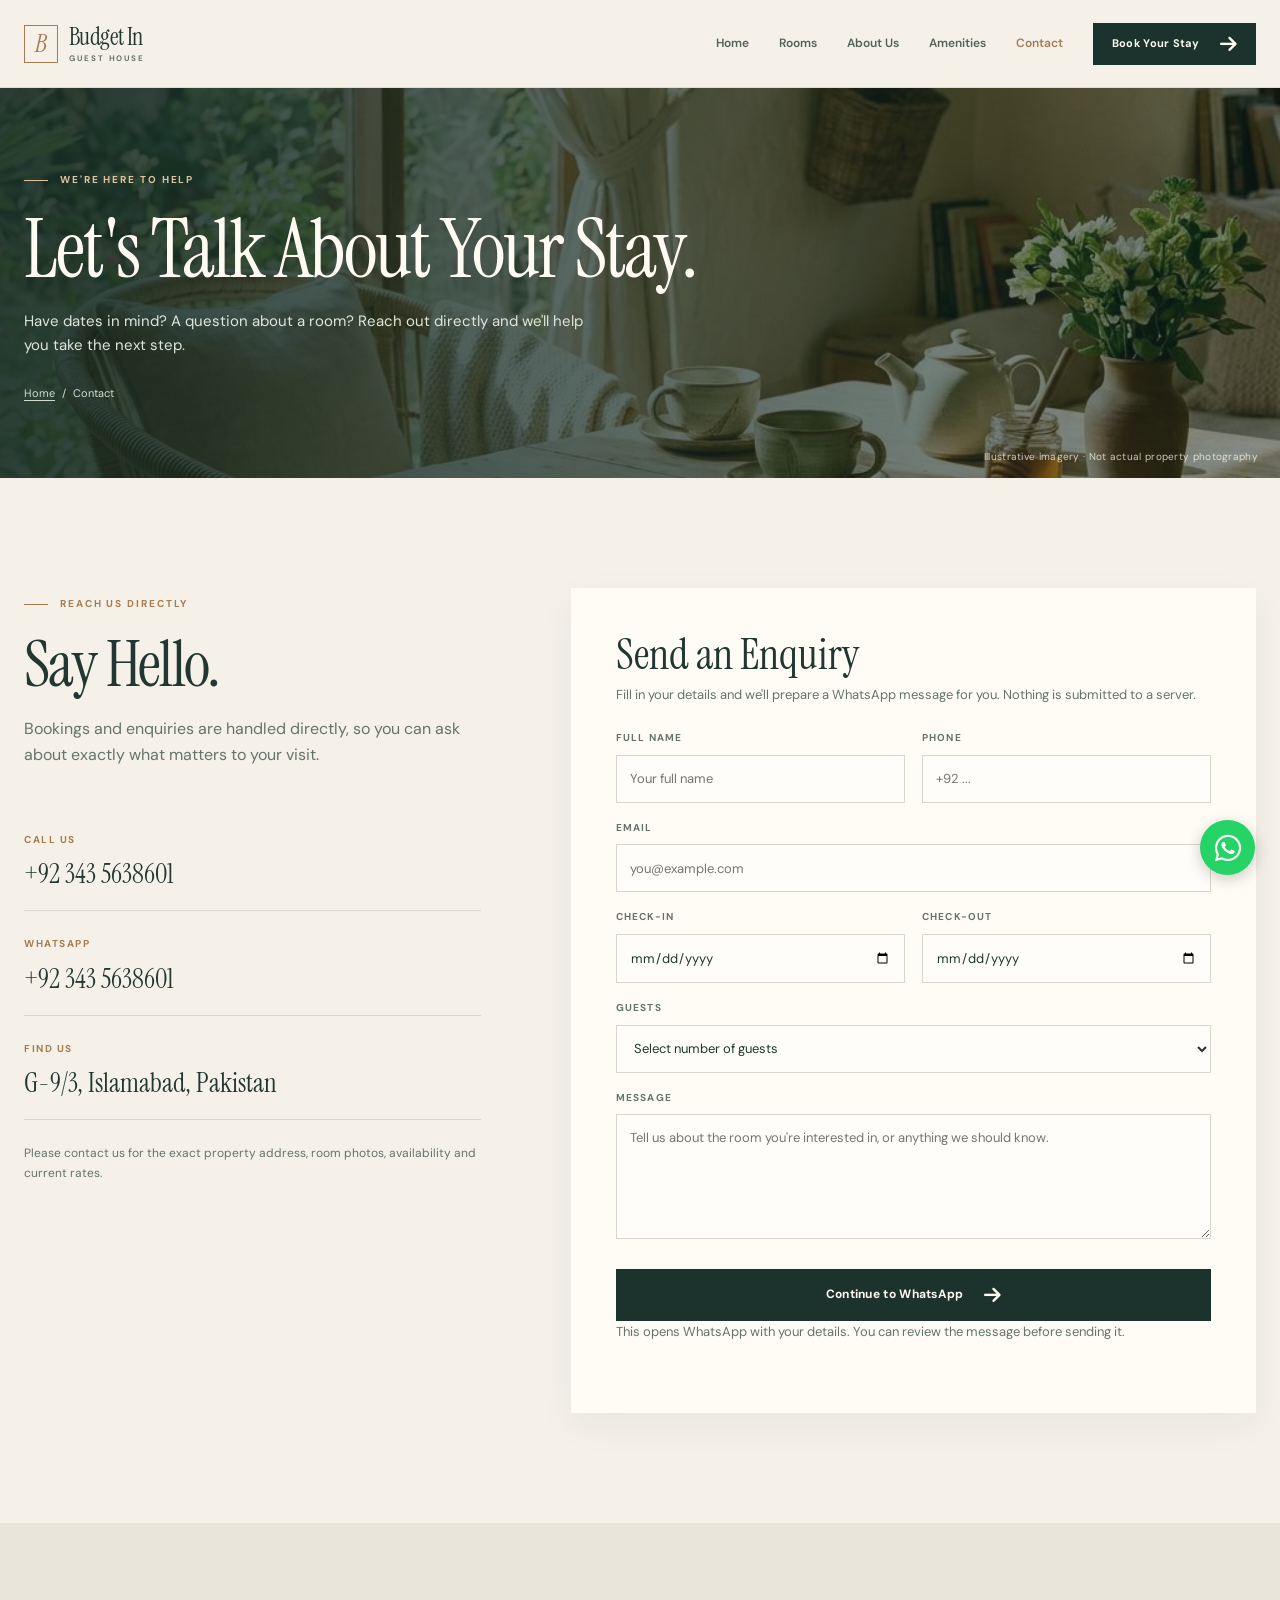
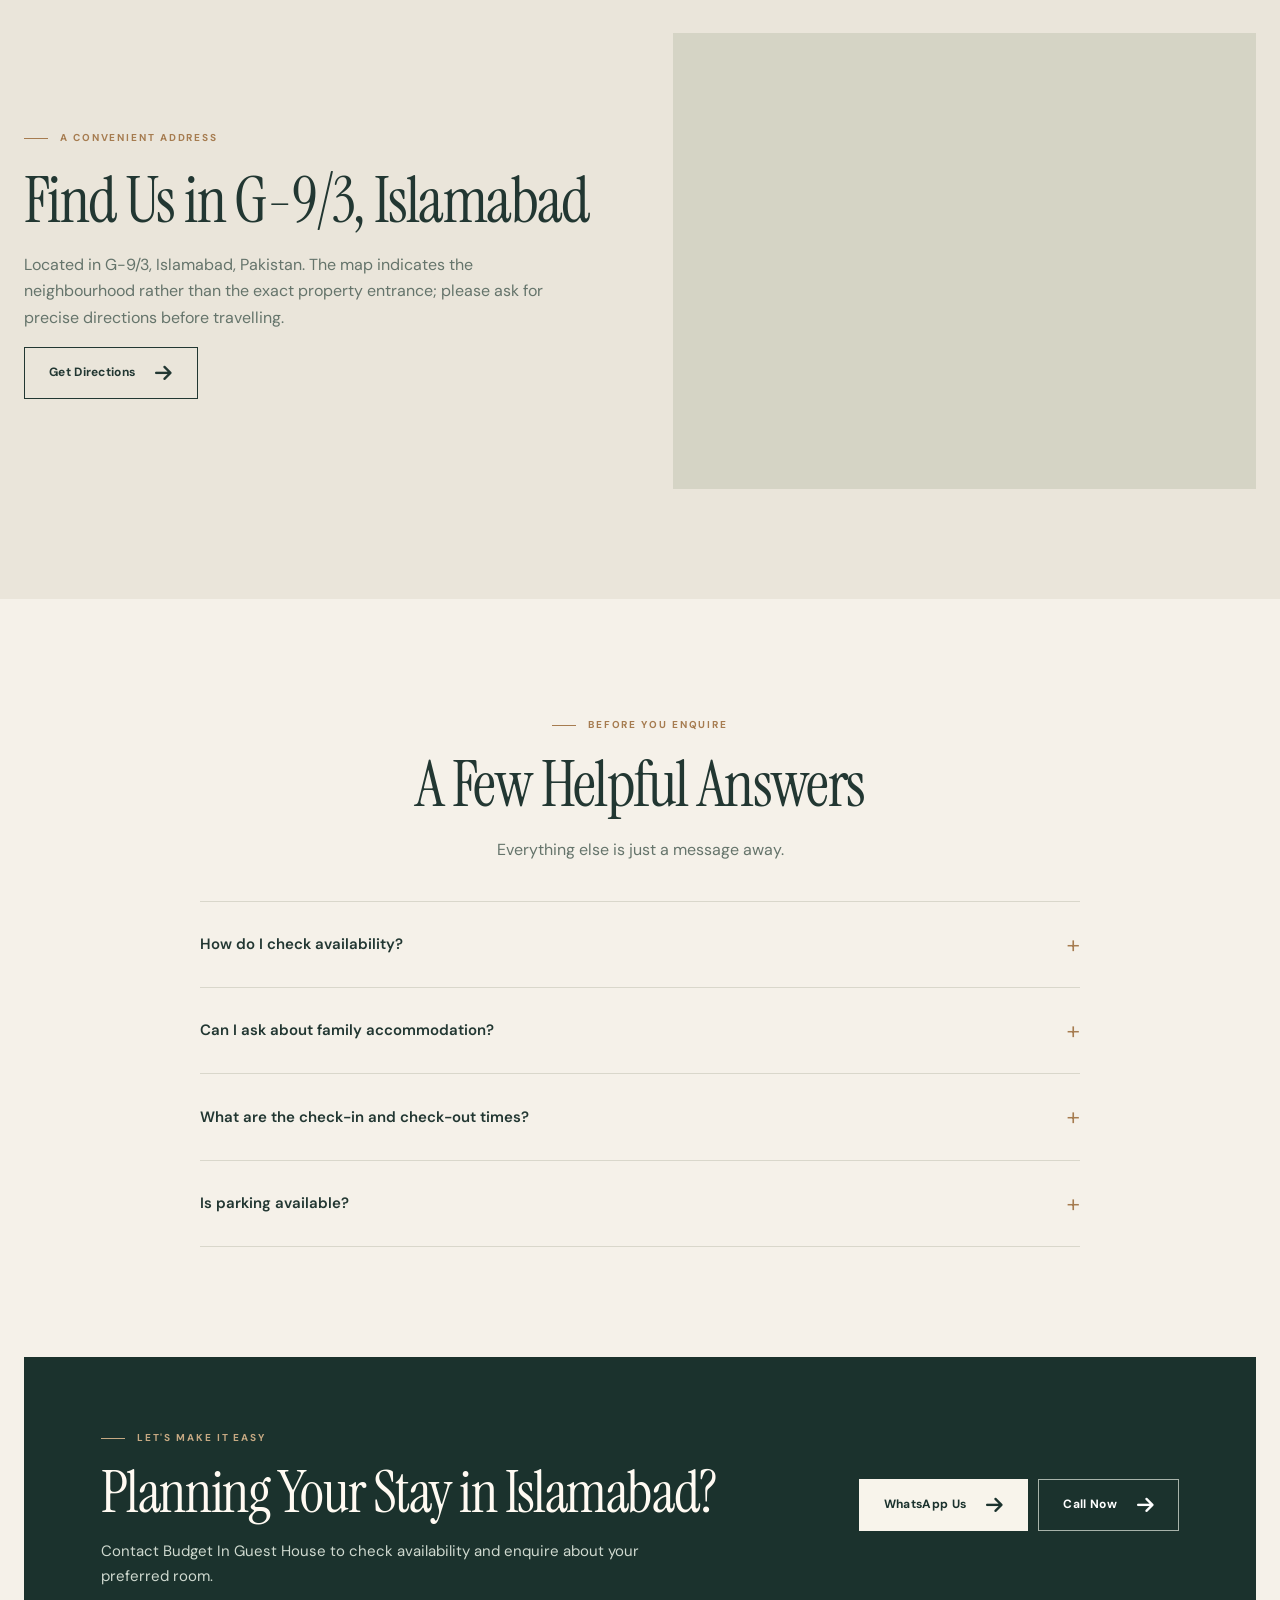
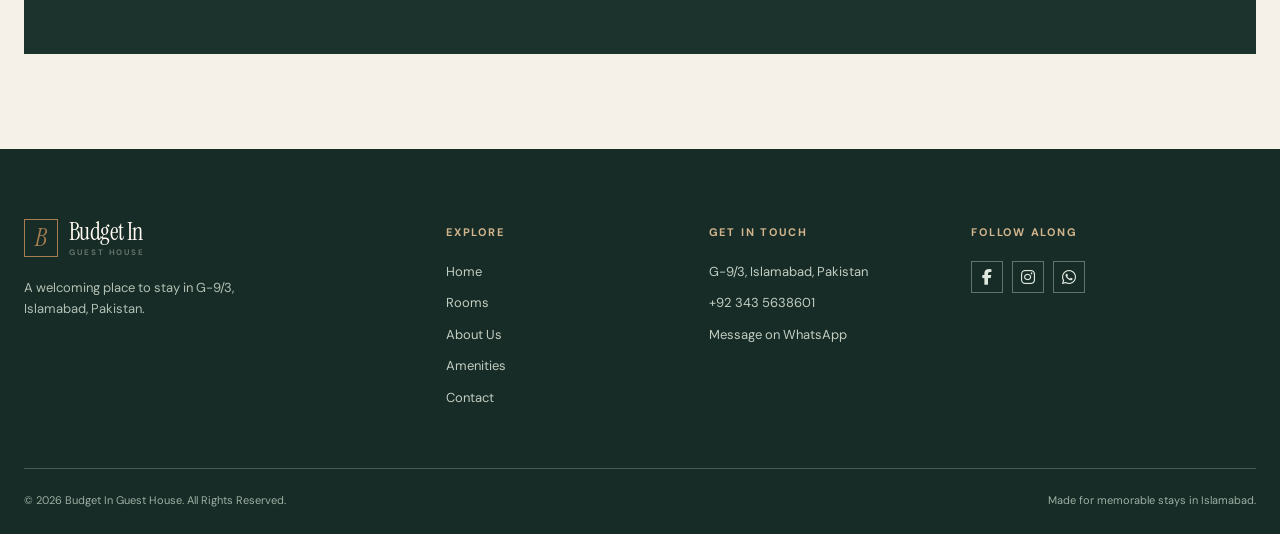
<file: contact.html>
<!doctype html>
<html lang="en">

<head>
  <meta charset="utf-8">
  <meta name="viewport" content="width=device-width, initial-scale=1">
  <title>Contact &amp; Book | Budget In Guest House Islamabad</title>
  <meta name="description"
    content="Contact Budget In Guest House in G-9/3 Islamabad. Call +92 343 5638601 or send a booking enquiry directly through WhatsApp.">
  <meta property="og:type" content="website">
  <meta property="og:title" content="Contact Budget In Guest House">
  <meta property="og:description"
    content="Ask about accommodation, availability and current rates directly through WhatsApp.">
  <meta property="og:image" content="./assets/details-DMwX4fjr.jpg">
  <meta name="theme-color" content="#223732">
  <link rel="icon" type="image/svg+xml" href="/favicon.svg">
  <script>document.documentElement.classList.add('js')</script>

  <link rel="stylesheet" href="https://cdnjs.cloudflare.com/ajax/libs/font-awesome/6.7.2/css/all.min.css">

  <script type="module" crossorigin src="./assets/main.js"></script>
  <link rel="stylesheet" crossorigin href="./assets/styles.css">
</head>

<body><a class="skip-link" href="#main">Skip to content</a>
  <header class="site-header">
    <div class="container header-inner"><a class="brand" href="index.html" aria-label="Budget In Guest House home"><span
          class="brand-mark" aria-hidden="true">B</span><span class="brand-name">Budget In <small>Guest House</small></span></a>
      <nav class="desktop-nav" aria-label="Main navigation"><a href="index.html">Home</a><a
          href="rooms.html">Rooms</a><a href="about.html">About Us</a><a href="index.html#amenities">Amenities</a><a
          href="contact.html" aria-current="page">Contact</a></nav><a class="btn header-cta"
        href="https://wa.me/923435638601"
        data-wa-message="Hello Budget In Guest House, I would like to enquire about booking a stay.">Book Your
        Stay</a><button class="menu-toggle" type="button" aria-label="Open navigation" aria-expanded="false"
        aria-controls="mobile-nav"><span></span><span></span></button>
    </div>
    <nav id="mobile-nav" class="mobile-nav" aria-label="Mobile navigation"><a href="index.html">Home</a><a
        href="rooms.html">Rooms</a><a href="about.html">About Us</a><a href="index.html#amenities">Amenities</a><a
        href="contact.html" aria-current="page">Contact</a><a class="btn" href="https://wa.me/923435638601"
        data-wa-message="Hello Budget In Guest House, I would like to enquire about booking a stay.">Book Your Stay</a>
    </nav>
  </header>
  <main id="main">
    <section class="page-hero"><img src="./assets/details-DMwX4fjr.jpg"
        alt="Illustrative welcoming hospitality setting with tea">
      <div class="container"><span class="eyebrow">We're here to help</span>
        <h1>Let's Talk About Your Stay.</h1>
        <p>Have dates in mind? A question about a room? Reach out directly and we'll help you take the next step.</p>
        <div class="breadcrumb"><a href="index.html">Home</a><span>/</span>Contact</div>
      </div>
    </section>
    <section class="section">
      <div class="container contact-grid">
        <div class="reveal"><span class="eyebrow">Reach us directly</span>
          <div class="section-heading">
            <h2>Say Hello.</h2>
            <p>Bookings and enquiries are handled directly, so you can ask about exactly what matters to your visit.</p>
          </div>
          <div class="contact-card"><small>Call us</small><a href="tel:+923435638601">+92 343 5638601</a></div>
          <div class="contact-card"><small>WhatsApp</small><a href="https://wa.me/923435638601"
              data-wa-message="Hello Budget In Guest House, I have a question about a stay.">+92 343 5638601</a></div>
          <div class="contact-card"><small>Find us</small>
            <p>G-9/3, Islamabad, Pakistan</p>
          </div>
          <p class="note" style="margin-top:24px">Please contact us for the exact property address, room photos,
            availability and current rates.</p>
        </div>
        <form class="contact-form reveal" data-whatsapp-form="contact">
          <h2>Send an Enquiry</h2>
          <p>Fill in your details and we'll prepare a WhatsApp message for you. Nothing is submitted to a server.</p>
          <div class="form-grid">
            <div class="field"><label for="contact-name">Full Name</label><input id="contact-name" name="name"
                type="text" autocomplete="name" required placeholder="Your full name"></div>
            <div class="field"><label for="contact-phone">Phone</label><input id="contact-phone" name="phone" type="tel"
                autocomplete="tel" required placeholder="+92 ..."></div>
            <div class="field full"><label for="contact-email">Email</label><input id="contact-email" name="email"
                type="email" autocomplete="email" required placeholder="you@example.com"></div>
            <div class="field"><label for="contact-checkin">Check-in</label><input id="contact-checkin" name="checkin"
                type="date" required></div>
            <div class="field"><label for="contact-checkout">Check-out</label><input id="contact-checkout"
                name="checkout" type="date" required></div>
            <div class="field full"><label for="contact-guests">Guests</label><select id="contact-guests" name="guests"
                required>
                <option value="" selected disabled>Select number of guests</option>
                <option value="1">1 guest</option>
                <option value="2">2 guests</option>
                <option value="3">3 guests</option>
                <option value="4">4 guests</option>
                <option value="5+">5+ guests</option>
              </select></div>
            <div class="field full"><label for="contact-message">Message</label><textarea id="contact-message"
                name="message"
                placeholder="Tell us about the room you're interested in, or anything we should know."></textarea></div>
          </div><button class="btn" type="submit">Continue to WhatsApp</button>
          <p class="note">This opens WhatsApp with your details. You can review the message before sending it.</p>
        </form>
      </div>
    </section>
    <section class="section location-section">
      <div class="container location-grid">
        <div class="location-copy reveal"><span class="eyebrow">A convenient address</span>
          <h2>Find Us in G-9/3, Islamabad</h2>
          <p>Located in G-9/3, Islamabad, Pakistan. The map indicates the neighbourhood rather than the exact property
            entrance; please ask for precise directions before travelling.</p><a class="btn btn-outline"
            href="https://www.google.com/maps/search/?api=1&amp;query=G-9%2F3%2C+Islamabad%2C+Pakistan" target="_blank"
            rel="noopener noreferrer">Get Directions</a>
        </div>
        <div class="map-wrap reveal"><iframe class="map-frame" title="Approximate neighbourhood map of G-9/3 Islamabad"
            src="https://maps.google.com/maps?q=G-9%2F3%20Islamabad%20Pakistan&amp;t=&amp;z=14&amp;ie=UTF8&amp;iwloc=&amp;output=embed"
            loading="lazy" referrerpolicy="no-referrer-when-downgrade"></iframe></div>
      </div>
    </section>
    <section class="section">
      <div class="container">
        <div class="section-heading center reveal"><span class="eyebrow">Before you enquire</span>
          <h2>A Few Helpful Answers</h2>
          <p>Everything else is just a message away.</p>
        </div>
        <div class="faq-list reveal">
          <div class="faq-item"><button class="faq-trigger" type="button" aria-expanded="false"
              aria-controls="contact-faq-1">How do I check availability?<span class="faq-plus"
                aria-hidden="true">+</span></button>
            <div class="faq-panel" id="contact-faq-1" aria-hidden="true">
              <div class="faq-panel-inner">
                <p>Send your preferred dates, room type and number of guests through the form above or directly on
                  WhatsApp. We will confirm availability and current rates.</p>
              </div>
            </div>
          </div>
          <div class="faq-item"><button class="faq-trigger" type="button" aria-expanded="false"
              aria-controls="contact-faq-2">Can I ask about family accommodation?<span class="faq-plus"
                aria-hidden="true">+</span></button>
            <div class="faq-panel" id="contact-faq-2" aria-hidden="true">
              <div class="faq-panel-inner">
                <p>Yes. Enquire about the Family Room and tell us your group size so we can discuss suitable sleeping
                  arrangements.</p>
              </div>
            </div>
          </div>
          <div class="faq-item"><button class="faq-trigger" type="button" aria-expanded="false"
              aria-controls="contact-faq-3">What are the check-in and check-out times?<span class="faq-plus"
                aria-hidden="true">+</span></button>
            <div class="faq-panel" id="contact-faq-3" aria-hidden="true">
              <div class="faq-panel-inner">
                <p>Please contact us to confirm current check-in and check-out arrangements for your stay.</p>
              </div>
            </div>
          </div>
          <div class="faq-item"><button class="faq-trigger" type="button" aria-expanded="false"
              aria-controls="contact-faq-4">Is parking available?<span class="faq-plus"
                aria-hidden="true">+</span></button>
            <div class="faq-panel" id="contact-faq-4" aria-hidden="true">
              <div class="faq-panel-inner">
                <p>Please ask us about parking availability when arranging your visit.</p>
              </div>
            </div>
          </div>
        </div>
      </div>
    </section>
    <section class="cta-section">
      <div class="container">
        <div class="cta-panel reveal">
          <div><span class="eyebrow">Let's make it easy</span>
            <h2>Planning Your Stay in Islamabad?</h2>
            <p>Contact Budget In Guest House to check availability and enquire about your preferred room.</p>
          </div>
          <div class="cta-actions"><a class="btn btn-light" href="https://wa.me/923435638601"
              data-wa-message="Hello Budget In Guest House, I am planning a stay in Islamabad. Please share availability and current rates.">WhatsApp
              Us</a><a class="btn btn-outline" href="tel:+923435638601">Call Now</a></div>
        </div>
      </div>
    </section>
  </main>
  <footer class="site-footer">
    <div class="container">
      <div class="footer-grid">
        <div class="footer-brand"><a class="brand" href="index.html"><span class="brand-mark"
              aria-hidden="true">B</span><span class="brand-name">Budget In <small>Guest House</small></span></a>
          <p>A welcoming place to stay in G-9/3, Islamabad, Pakistan.</p>
        </div>
        <div>
          <h3>Explore</h3>
          <nav class="footer-links" aria-label="Footer navigation"><a href="index.html">Home</a><a
              href="rooms.html">Rooms</a><a href="about.html">About Us</a><a href="index.html#amenities">Amenities</a><a
              href="contact.html">Contact</a></nav>
        </div>
        <div>
          <h3>Get in touch</h3>
          <div class="footer-contact">
            <p>G-9/3, Islamabad, Pakistan</p><a href="tel:+923435638601">+92 343 5638601</a><a
              href="https://wa.me/923435638601"
              data-wa-message="Hello Budget In Guest House, I would like to enquire about a stay.">Message on
              WhatsApp</a>
          </div>
        </div>
        <div>
          <h3>Follow along</h3>
          <div class="social-links">
            <a href="#" data-placeholder-social aria-label="Facebook profile not yet available"
              title="Facebook profile coming soon">
              <i class="fa-brands fa-facebook-f"></i>
            </a>

            <a href="#" data-placeholder-social aria-label="Instagram profile not yet available"
              title="Instagram profile coming soon">
              <i class="fa-brands fa-instagram"></i>
            </a>

            <a href="https://wa.me/923435638601"
              data-wa-message="Hello Budget In Guest House, I would like to enquire about a stay."
              aria-label="WhatsApp Budget In Guest House">
              <i class="fa-brands fa-whatsapp"></i>
            </a>
          </div>
        </div>
      </div>
      <div class="footer-bottom"><span>© 2026 Budget In Guest House. All Rights Reserved.</span><span>Made for memorable
          stays in Islamabad.</span></div>
    </div>
  </footer>
  <a class="floating-whatsapp" href="https://wa.me/923435638601"
    data-wa-message="Hello Budget In Guest House, I would like to enquire about a stay."
    aria-label="Enquire via WhatsApp"><i class="fa-brands fa-whatsapp"></i></a>
</body>

</html>
</file>
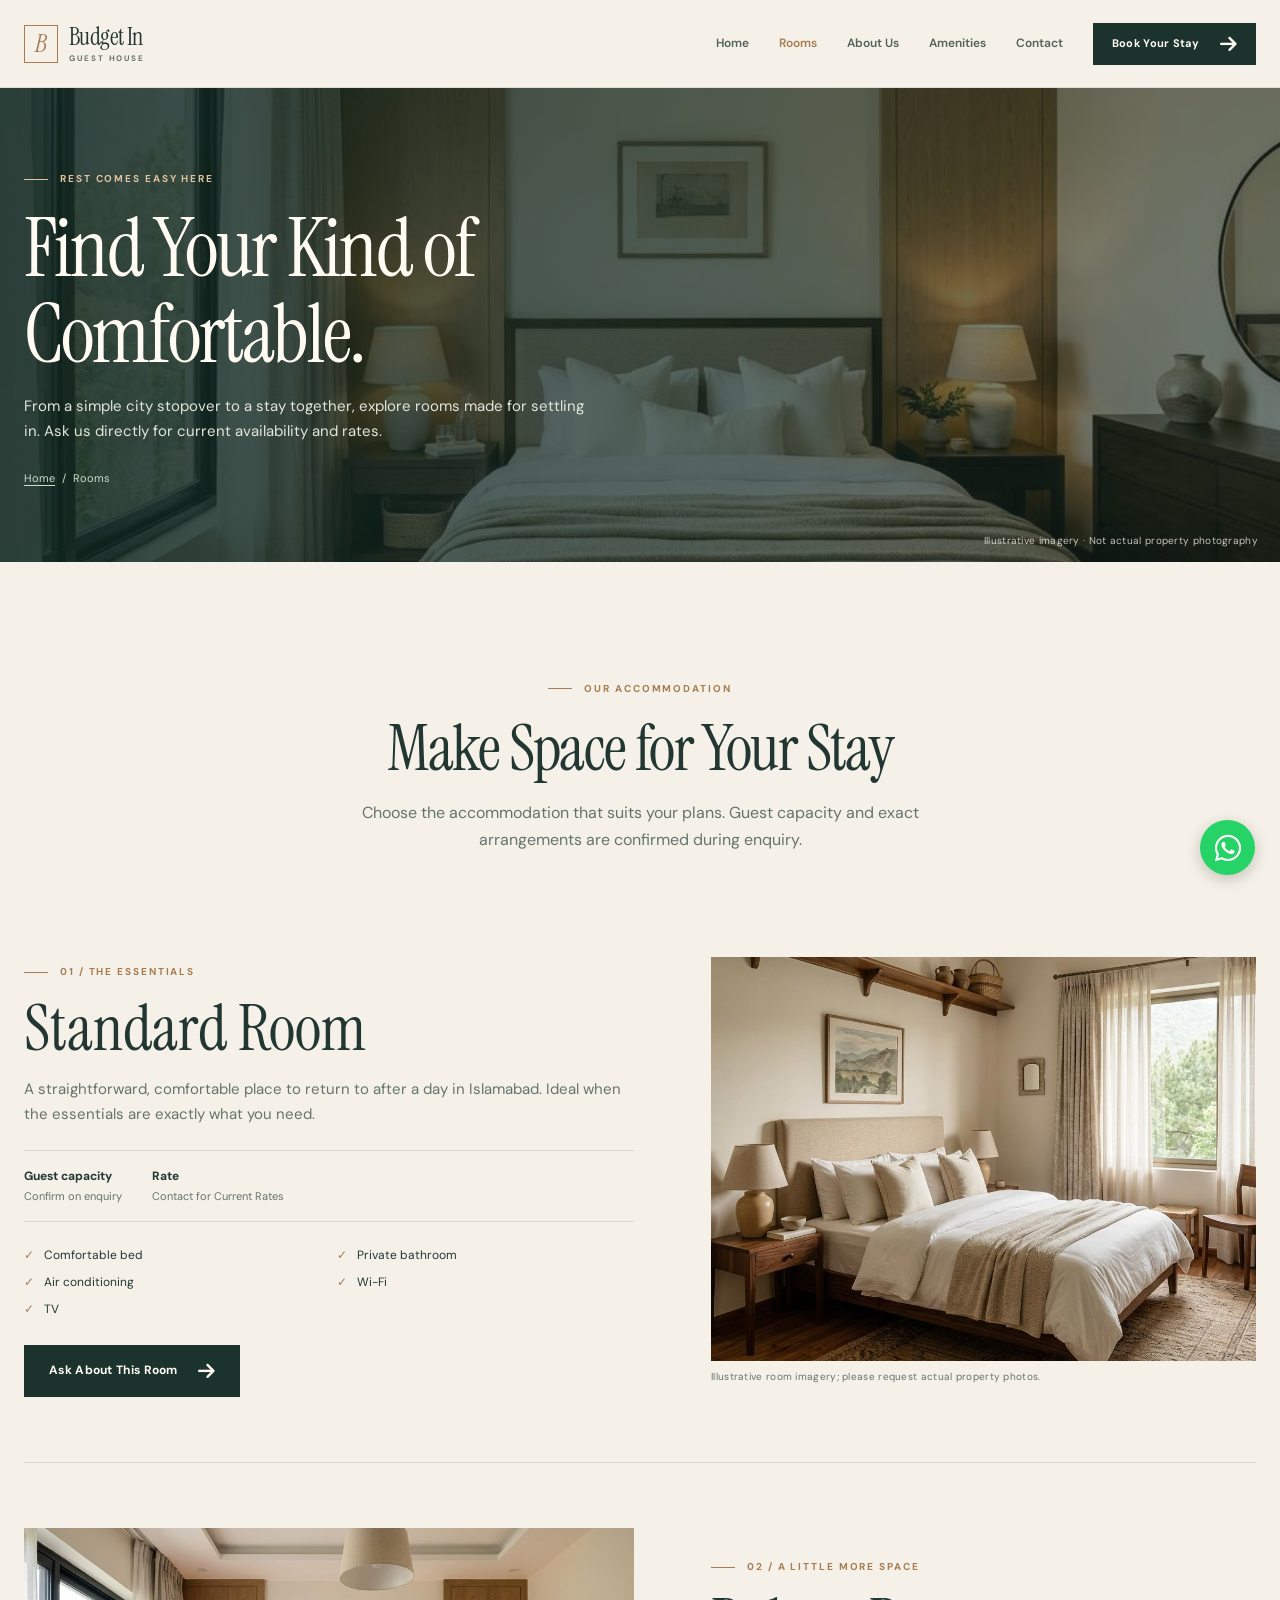
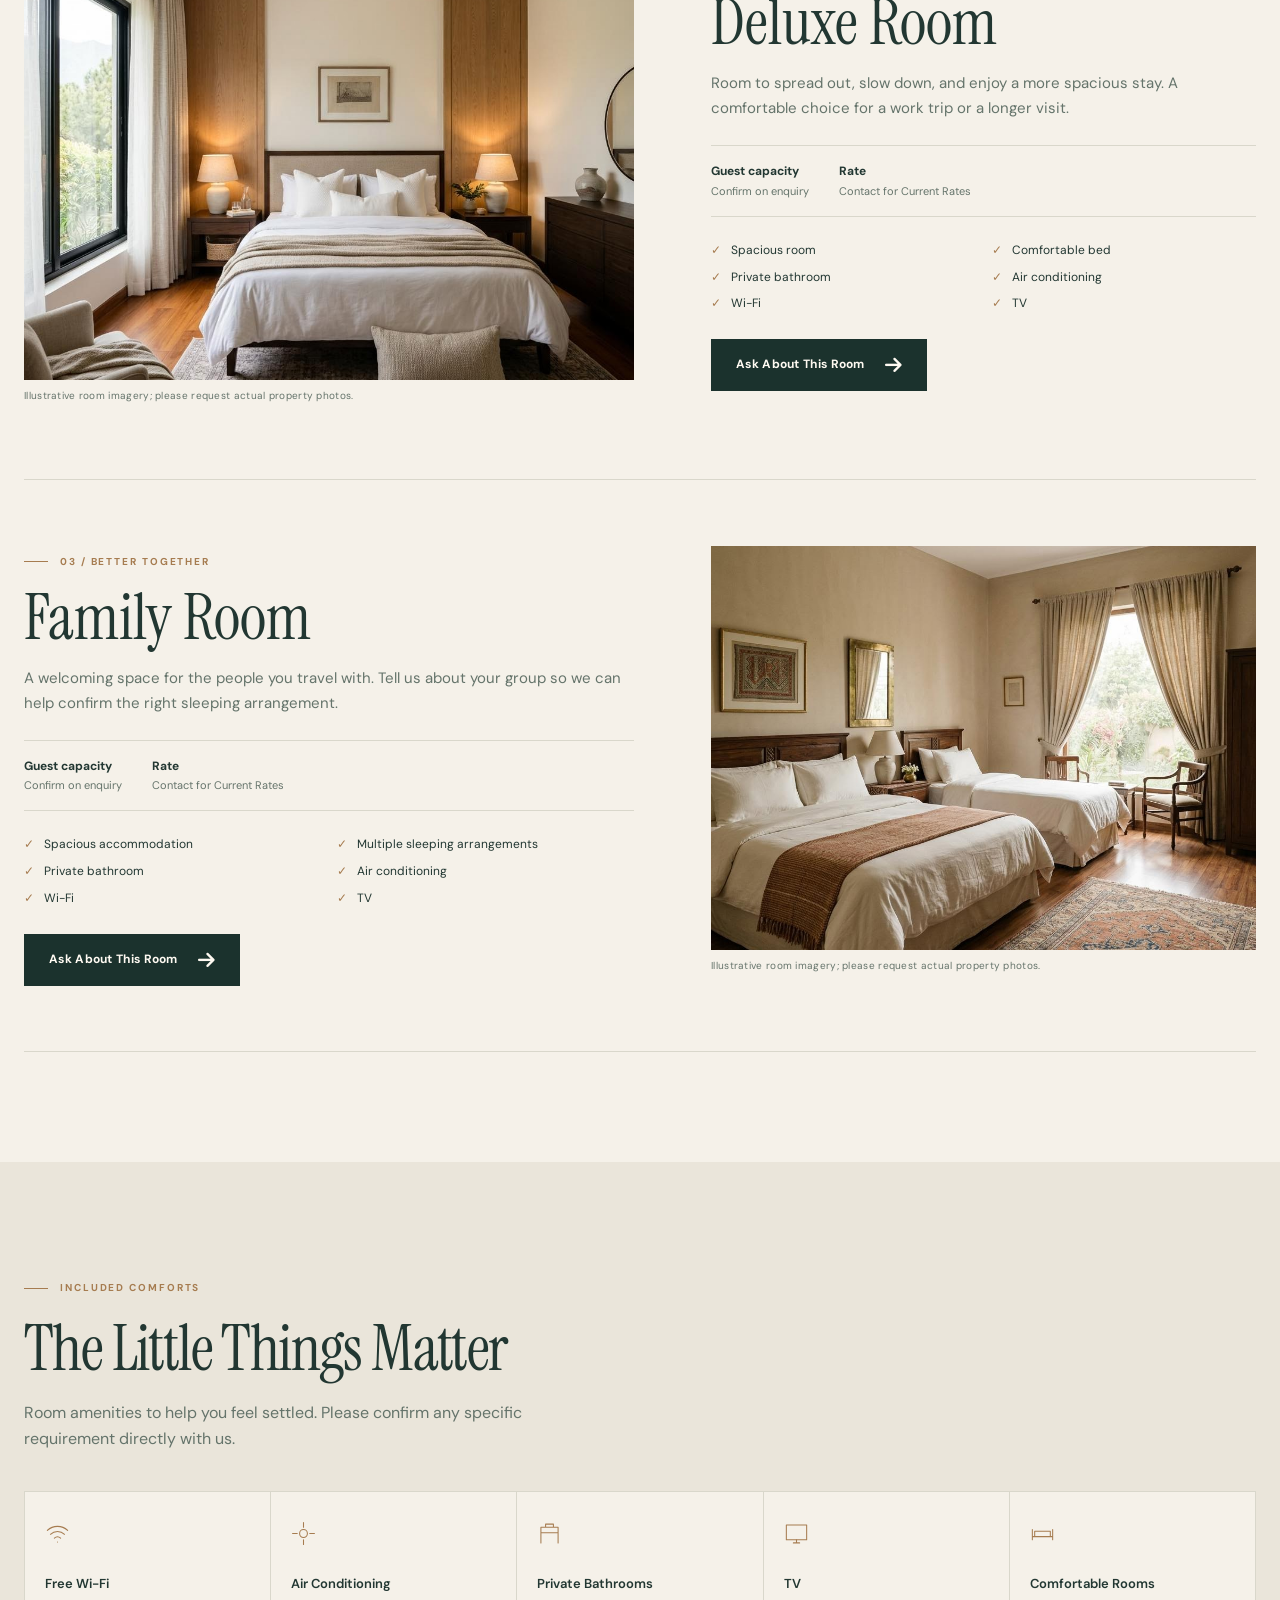
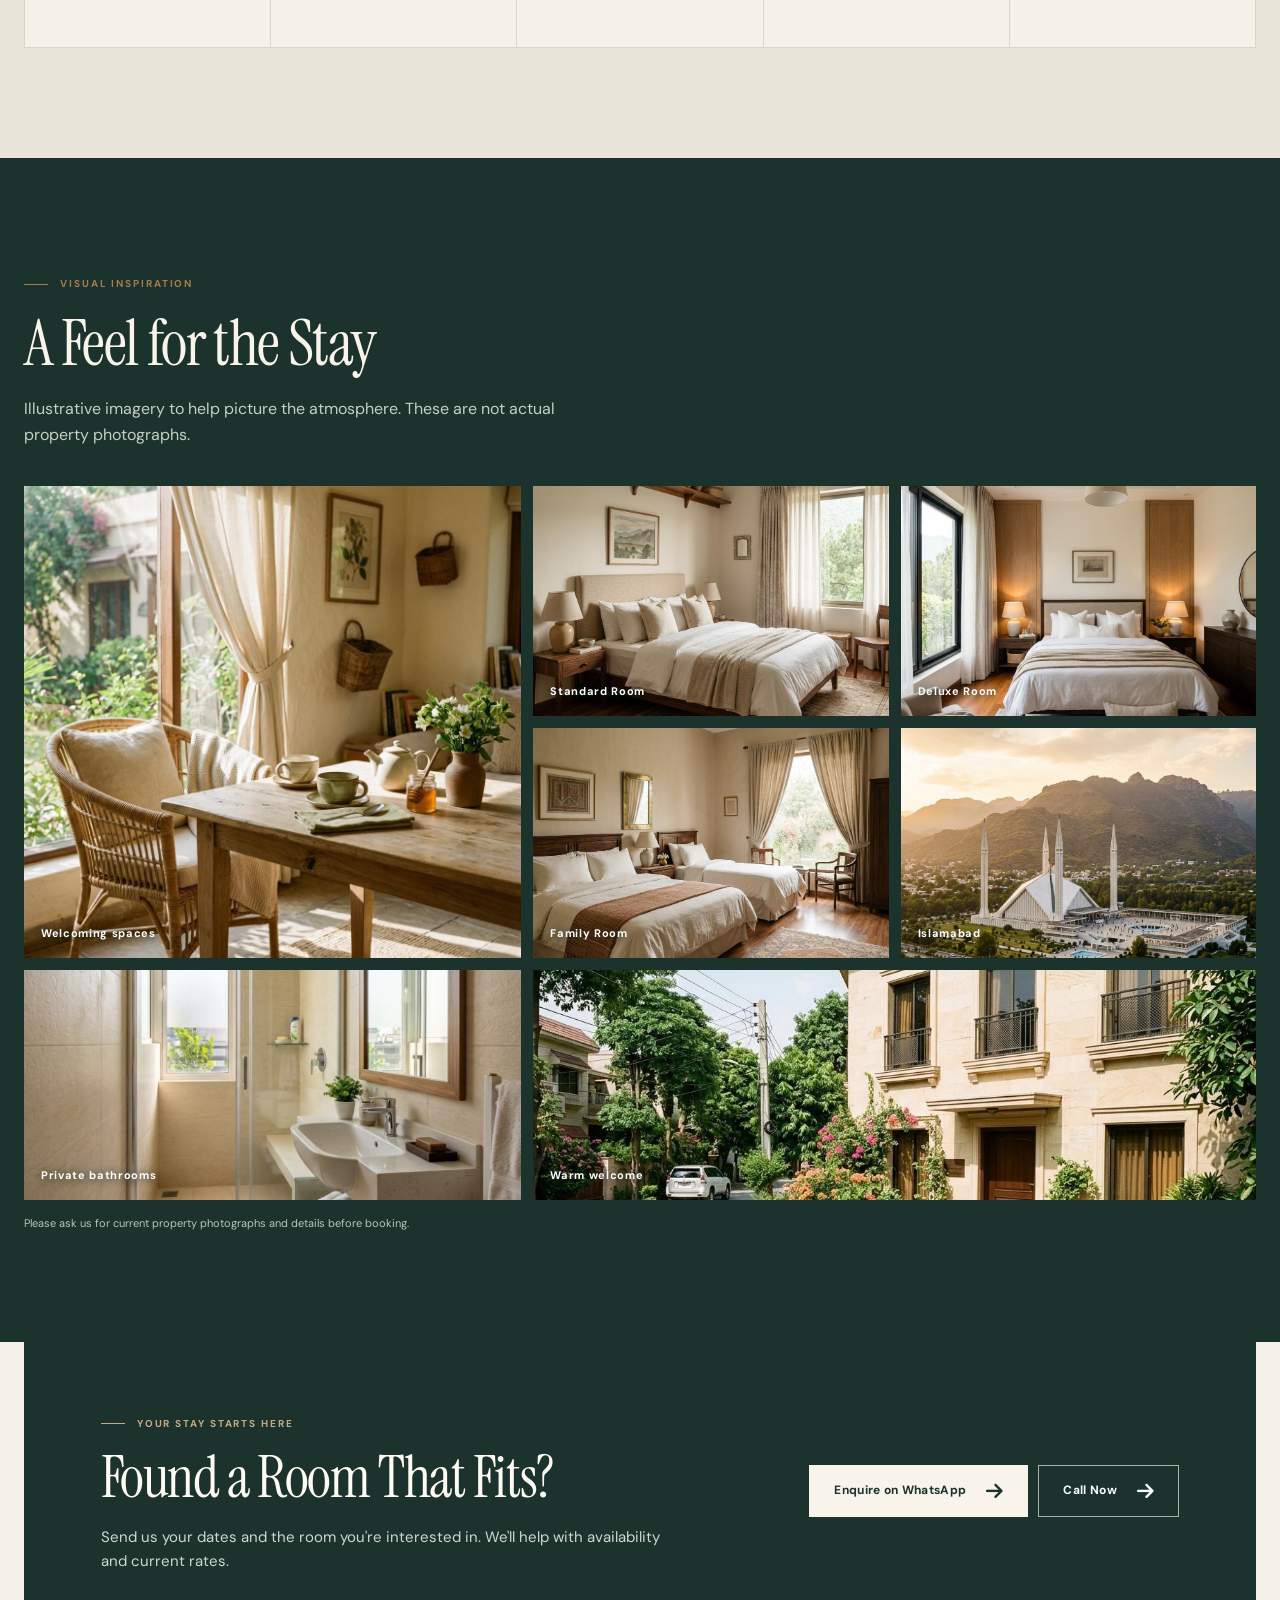
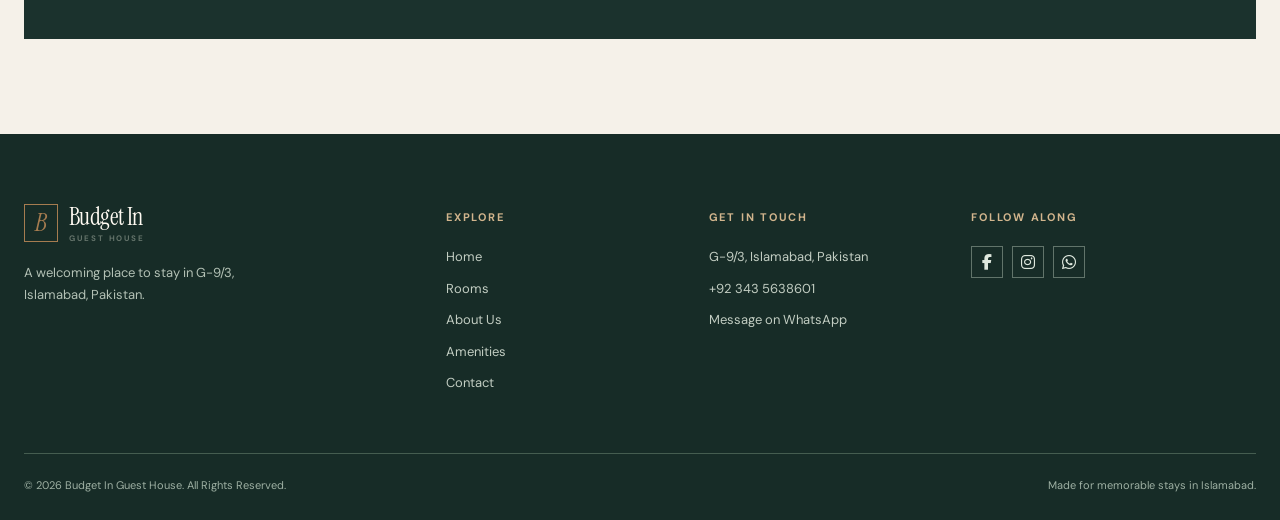
<file: rooms.html>
<!doctype html>
<html lang="en">

<head>
  <meta charset="utf-8">
  <meta name="viewport" content="width=device-width, initial-scale=1">
  <title>Rooms &amp; Accommodation | Budget In Guest House Islamabad</title>
  <meta name="description"
    content="Explore Standard, Deluxe and Family Rooms at Budget In Guest House in G-9/3 Islamabad. Contact us directly for availability and current rates.">
  <meta property="og:type" content="website">
  <meta property="og:title" content="Rooms | Budget In Guest House">
  <meta property="og:description"
    content="Find a comfortable room for your Islamabad stay. Enquire directly via WhatsApp.">
  <meta property="og:image" content="./assets/deluxe-room-BKNPRJoA.jpg">
  <meta name="theme-color" content="#223732">
  <link rel="icon" type="image/svg+xml" href="/favicon.svg">
  <script>document.documentElement.classList.add('js')</script>

  <link rel="stylesheet" href="https://cdnjs.cloudflare.com/ajax/libs/font-awesome/6.7.2/css/all.min.css">
  <script type="module" crossorigin src="./assets/main.js"></script>
  <link rel="stylesheet" crossorigin href="./assets/styles.css">
</head>

<body><a class="skip-link" href="#main">Skip to content</a>
  <header class="site-header">
    <div class="container header-inner"><a class="brand" href="index.html" aria-label="Budget In Guest House home"><span
          class="brand-mark" aria-hidden="true">B</span><span class="brand-name">Budget In <small>Guest House</small></span></a>
      <nav class="desktop-nav" aria-label="Main navigation"><a href="index.html">Home</a><a href="rooms.html"
          aria-current="page">Rooms</a><a href="about.html">About Us</a><a href="index.html#amenities">Amenities</a><a
          href="contact.html">Contact</a></nav><a class="btn header-cta" href="https://wa.me/923435638601"
        data-wa-message="Hello Budget In Guest House, I would like to enquire about booking a room.">Book Your
        Stay</a><button class="menu-toggle" type="button" aria-label="Open navigation" aria-expanded="false"
        aria-controls="mobile-nav"><span></span><span></span></button>
    </div>
    <nav id="mobile-nav" class="mobile-nav" aria-label="Mobile navigation"><a href="index.html">Home</a><a
        href="rooms.html" aria-current="page">Rooms</a><a href="about.html">About Us</a><a
        href="index.html#amenities">Amenities</a><a href="contact.html">Contact</a><a class="btn"
        href="https://wa.me/923435638601"
        data-wa-message="Hello Budget In Guest House, I would like to enquire about booking a room.">Book Your Stay</a>
    </nav>
  </header>
  <main id="main">
    <section class="page-hero"><img src="./assets/deluxe-room-BKNPRJoA.jpg"
        alt="Illustrative photograph of a comfortable guest bedroom">
      <div class="container"><span class="eyebrow">Rest comes easy here</span>
        <h1>Find Your Kind of Comfortable.</h1>
        <p>From a simple city stopover to a stay together, explore rooms made for settling in. Ask us directly for
          current availability and rates.</p>
        <div class="breadcrumb"><a href="index.html">Home</a><span>/</span>Rooms</div>
      </div>
    </section>
    <section class="section">
      <div class="container">
        <div class="section-heading center reveal"><span class="eyebrow">Our accommodation</span>
          <h2>Make Space for Your Stay</h2>
          <p>Choose the accommodation that suits your plans. Guest capacity and exact arrangements are confirmed during
            enquiry.</p>
        </div>
        <article class="room-detail reveal" id="standard">
          <div class="room-detail-image"><img src="./assets/standard-room-BCrWbIIW.jpg"
              alt="Illustrative Standard Room with comfortable bed" loading="lazy">
            <p class="photo-note">Illustrative room imagery; please request actual property photos.</p>
          </div>
          <div><span class="eyebrow">01 / The essentials</span>
            <h2>Standard Room</h2>
            <p>A straightforward, comfortable place to return to after a day in Islamabad. Ideal when the essentials are
              exactly what you need.</p>
            <div class="detail-meta">
              <div><strong>Guest capacity</strong>Confirm on enquiry</div>
              <div><strong>Rate</strong>Contact for Current Rates</div>
            </div>
            <ul class="detail-list">
              <li>Comfortable bed</li>
              <li>Private bathroom</li>
              <li>Air conditioning</li>
              <li>Wi-Fi</li>
              <li>TV</li>
            </ul><a class="btn" href="https://wa.me/923435638601"
              data-wa-message="Hello, I would like to enquire about the Standard Room at Budget In Guest House. Please share its availability, guest capacity and current rate.">Ask
              About This Room</a>
          </div>
        </article>
        <article class="room-detail reveal" id="deluxe">
          <div class="room-detail-image"><img src="./assets/deluxe-room-BKNPRJoA.jpg"
              alt="Illustrative Deluxe Room with spacious bed and warm decor" loading="lazy">
            <p class="photo-note">Illustrative room imagery; please request actual property photos.</p>
          </div>
          <div><span class="eyebrow">02 / A little more space</span>
            <h2>Deluxe Room</h2>
            <p>Room to spread out, slow down, and enjoy a more spacious stay. A comfortable choice for a work trip or a
              longer visit.</p>
            <div class="detail-meta">
              <div><strong>Guest capacity</strong>Confirm on enquiry</div>
              <div><strong>Rate</strong>Contact for Current Rates</div>
            </div>
            <ul class="detail-list">
              <li>Spacious room</li>
              <li>Comfortable bed</li>
              <li>Private bathroom</li>
              <li>Air conditioning</li>
              <li>Wi-Fi</li>
              <li>TV</li>
            </ul><a class="btn" href="https://wa.me/923435638601"
              data-wa-message="Hello, I would like to enquire about the Deluxe Room at Budget In Guest House. Please share its availability, guest capacity and current rate.">Ask
              About This Room</a>
          </div>
        </article>
        <article class="room-detail reveal" id="family">
          <div class="room-detail-image"><img src="./assets/family-room-fjO6CqNd.jpg"
              alt="Illustrative Family Room with multiple sleeping arrangements" loading="lazy">
            <p class="photo-note">Illustrative room imagery; please request actual property photos.</p>
          </div>
          <div><span class="eyebrow">03 / Better together</span>
            <h2>Family Room</h2>
            <p>A welcoming space for the people you travel with. Tell us about your group so we can help confirm the
              right sleeping arrangement.</p>
            <div class="detail-meta">
              <div><strong>Guest capacity</strong>Confirm on enquiry</div>
              <div><strong>Rate</strong>Contact for Current Rates</div>
            </div>
            <ul class="detail-list">
              <li>Spacious accommodation</li>
              <li>Multiple sleeping arrangements</li>
              <li>Private bathroom</li>
              <li>Air conditioning</li>
              <li>Wi-Fi</li>
              <li>TV</li>
            </ul><a class="btn" href="https://wa.me/923435638601"
              data-wa-message="Hello, I would like to enquire about the Family Room at Budget In Guest House. Please share sleeping arrangements, availability, guest capacity and current rate.">Ask
              About This Room</a>
          </div>
        </article>
      </div>
    </section>
    <section class="section rooms-section">
      <div class="container">
        <div class="section-heading reveal"><span class="eyebrow">Included comforts</span>
          <h2>The Little Things Matter</h2>
          <p>Room amenities to help you feel settled. Please confirm any specific requirement directly with us.</p>
        </div>
        <div class="amenities-grid reveal">
          <div class="amenity"><svg viewBox="0 0 32 32" aria-hidden="true">
              <path d="M3 12a19 19 0 0 1 26 0M7 17a13 13 0 0 1 18 0m-13 5a6 6 0 0 1 8 0M16 27h.01" />
            </svg>
            <h3>Free Wi-Fi</h3>
          </div>
          <div class="amenity"><svg viewBox="0 0 32 32" aria-hidden="true">
              <circle cx="16" cy="16" r="5" />
              <path d="M16 2v6m0 16v6M2 16h6m16 0h6" />
            </svg>
            <h3>Air Conditioning</h3>
          </div>
          <div class="amenity"><svg viewBox="0 0 32 32" aria-hidden="true">
              <path d="M5 28V8h22v20M5 15h22M11 8V4h10v4" />
            </svg>
            <h3>Private Bathrooms</h3>
          </div>
          <div class="amenity"><svg viewBox="0 0 32 32" aria-hidden="true">
              <rect x="3" y="5" width="26" height="19" />
              <path d="M12 28h8m-4-4v4" />
            </svg>
            <h3>TV</h3>
          </div>
          <div class="amenity"><svg viewBox="0 0 32 32" aria-hidden="true">
              <path d="M3 24V11m26 13V11M3 20h26M6 20v-7h20v7" />
            </svg>
            <h3>Comfortable Rooms</h3>
          </div>
        </div>
      </div>
    </section>
    <section class="section gallery-section">
      <div class="container">
        <div class="section-heading reveal"><span class="eyebrow">Visual inspiration</span>
          <h2>A Feel for the Stay</h2>
          <p>Illustrative imagery to help picture the atmosphere. These are not actual property photographs.</p>
        </div>
        <div class="gallery-grid reveal"><button class="gallery-item" type="button"
            data-caption="Welcoming sitting area" aria-label="Open sitting area image"><img
              src="./assets/details-DMwX4fjr.jpg" alt="Illustrative guest house sitting area"
              loading="lazy"><span>Welcoming spaces</span></button><button class="gallery-item" type="button"
            data-caption="Standard bedroom" aria-label="Open standard room image"><img
              src="./assets/standard-room-BCrWbIIW.jpg" alt="Illustrative standard room" loading="lazy"><span>Standard
              Room</span></button><button class="gallery-item" type="button" data-caption="Deluxe bedroom"
            aria-label="Open deluxe room image"><img src="./assets/deluxe-room-BKNPRJoA.jpg"
              alt="Illustrative deluxe room" loading="lazy"><span>Deluxe Room</span></button><button
            class="gallery-item" type="button" data-caption="Family bedroom" aria-label="Open family room image"><img
              src="./assets/family-room-fjO6CqNd.jpg" alt="Illustrative family room" loading="lazy"><span>Family
              Room</span></button><button class="gallery-item" type="button" data-caption="Islamabad city"
            aria-label="Open Islamabad image"><img src="./assets/islamabad-D4VA-zev.jpg"
              alt="Illustrative Islamabad cityscape" loading="lazy"><span>Islamabad</span></button><button
            class="gallery-item" type="button" data-caption="Private bathroom inspiration"
            aria-label="Open bathroom image"><img src="./assets/bathroom-u93FJFLR.jpg"
              alt="Illustrative private bathroom" loading="lazy"><span>Private bathrooms</span></button><button
            class="gallery-item" type="button" data-caption="Exterior inspiration" aria-label="Open exterior image"><img
              src="./assets/exterior-CC-m4Ebz.jpg" alt="Illustrative guest house exterior" loading="lazy"><span>Warm
              welcome</span></button></div>
        <p class="gallery-footnote">Please ask us for current property photographs and details before booking.</p>
      </div>
    </section>
    <section class="cta-section section">
      <div class="container">
        <div class="cta-panel reveal">
          <div><span class="eyebrow">Your stay starts here</span>
            <h2>Found a Room That Fits?</h2>
            <p>Send us your dates and the room you're interested in. We'll help with availability and current rates.</p>
          </div>
          <div class="cta-actions"><a class="btn btn-light" href="https://wa.me/923435638601"
              data-wa-message="Hello Budget In Guest House, I have looked at your rooms and would like to check availability and current rates.">Enquire
              on WhatsApp</a><a class="btn btn-outline" href="tel:+923435638601">Call Now</a></div>
        </div>
      </div>
    </section>
  </main>
  <footer class="site-footer">
    <div class="container">
      <div class="footer-grid">
        <div class="footer-brand"><a class="brand" href="index.html"><span class="brand-mark"
              aria-hidden="true">B</span><span class="brand-name">Budget In <small>Guest House</small></span></a>
          <p>A welcoming place to stay in G-9/3, Islamabad, Pakistan.</p>
        </div>
        <div>
          <h3>Explore</h3>
          <nav class="footer-links" aria-label="Footer navigation"><a href="index.html">Home</a><a
              href="rooms.html">Rooms</a><a href="about.html">About Us</a><a href="index.html#amenities">Amenities</a><a
              href="contact.html">Contact</a></nav>
        </div>
        <div>
          <h3>Get in touch</h3>
          <div class="footer-contact">
            <p>G-9/3, Islamabad, Pakistan</p><a href="tel:+923435638601">+92 343 5638601</a><a
              href="https://wa.me/923435638601"
              data-wa-message="Hello Budget In Guest House, I would like to enquire about a stay.">Message on
              WhatsApp</a>
          </div>
        </div>
        <div>
          <h3>Follow along</h3>
          <div class="social-links">
            <a href="#" data-placeholder-social aria-label="Facebook profile not yet available"
              title="Facebook profile coming soon">
              <i class="fa-brands fa-facebook-f"></i>
            </a>

            <a href="#" data-placeholder-social aria-label="Instagram profile not yet available"
              title="Instagram profile coming soon">
              <i class="fa-brands fa-instagram"></i>
            </a>

            <a href="https://wa.me/923435638601"
              data-wa-message="Hello Budget In Guest House, I would like to enquire about a stay."
              aria-label="WhatsApp Budget In Guest House">
              <i class="fa-brands fa-whatsapp"></i>
            </a>
          </div>
        </div>
      </div>
      <div class="footer-bottom"><span>© 2026 Budget In Guest House. All Rights Reserved.</span><span>Made for memorable
          stays in Islamabad.</span></div>
    </div>
  </footer>
  <a class="floating-whatsapp" href="https://wa.me/923435638601"
    data-wa-message="Hello Budget In Guest House, I would like to enquire about a room."
    aria-label="Enquire via WhatsApp"><i class="fa-brands fa-whatsapp"></i></a>
  <div class="lightbox" role="dialog" aria-modal="true" aria-label="Image gallery" aria-hidden="true"><button
      class="lightbox-close" type="button" aria-label="Close image gallery">×</button><button class="lightbox-prev"
      type="button" aria-label="Previous image">‹</button>
    <figure class="lightbox-figure"><img src="./assets/details-DMwX4fjr.jpg" alt="">
      <figcaption></figcaption>
    </figure><button class="lightbox-next" type="button" aria-label="Next image">›</button>
  </div>
</body>

</html>
</file>
<file: assets/styles.css>
@import "https://fonts.googleapis.com/css2?family=DM+Sans:wght@400;500;600;700&family=Instrument+Serif:ital@0;1&display=swap";

:root {
  --paper: #f5f1e9;
  --cream: #ebe5d9;
  --card: #fffcf6;
  --ink: #223732;
  --muted: #65746b;
  --line: #d9d7cb;
  --gold: #a67c50;
  --deep: #1b322d;
  --green: #355b4a;
  --font-body: "DM Sans", sans-serif;
  --font-display: "Instrument Serif", Georgia, serif;
}

*,
*:before,
*:after {
  box-sizing: border-box;
}

html {
  scroll-behavior: smooth;
  scroll-padding-top: 88px;
}

body {
  margin: 0;
  background: var(--paper);
  color: var(--ink);
  font-family: var(--font-body);
  font-size: 15px;
  line-height: 1.65;
  -webkit-font-smoothing: antialiased;
}

body.menu-open,
body.lightbox-open {
  overflow: hidden;
}

img {
  display: block;
  max-width: 100%;
  height: auto;
}

a {
  color: inherit;
  text-decoration: none;
}

button,
input,
select,
textarea {
  font: inherit;
}

button {
  cursor: pointer;
}

button:disabled {
  cursor: not-allowed;
  opacity: 0.55;
}

:focus-visible {
  outline: 2px solid var(--gold);
  outline-offset: 4px;
}

::selection {
  background: #d9c9ae;
  color: var(--deep);
}

.skip-link {
  position: fixed;
  top: -70px;
  left: 12px;
  z-index: 1000;
  background: var(--deep);
  color: var(--card);
  padding: 10px 18px;
}

.skip-link:focus {
  top: 12px;
}

.container {
  width: min(100% - 48px, 1240px);
  margin-inline: auto;
}

.eyebrow {
  display: inline-flex;
  align-items: center;
  gap: 12px;
  text-transform: uppercase;
  letter-spacing: 0.19em;
  font-size: 10px;
  font-weight: 700;
  color: var(--gold);
}

.eyebrow:before {
  content: "";
  width: 24px;
  height: 1px;
  background: currentColor;
}

.section {
  padding: 110px 0;
}

.section-heading {
  max-width: 680px;
  margin-bottom: 38px;
}

.section-heading h2,
.split-copy h2,
.cta-panel h2,
.page-hero h1,
.location-copy h2 {
  font-family: var(--font-display);
  font-weight: 400;
  letter-spacing: -0.025em;
  line-height: 1.05;
  margin: 18px 0;
}

.section-heading h2,
.split-copy h2,
.location-copy h2 {
  font-size: clamp(42px, 5vw, 72px);
}

.section-heading p,
.split-copy p,
.location-copy p {
  color: var(--muted);
  font-size: 16px;
  max-width: 560px;
}

.section-heading.center {
  text-align: center;
  margin-inline: auto;
}

.section-heading.center p {
  margin-inline: auto;
}

.btn {
  min-height: 52px;
  display: inline-flex;
  align-items: center;
  justify-content: center;
  gap: 20px;
  padding: 12px 24px;
  border: 1px solid transparent;
  background: var(--deep);
  color: #fffaf2;
  font-size: 12px;
  font-weight: 700;
  letter-spacing: 0.025em;
  transition:
    transform 0.25s ease,
    background 0.25s ease,
    border-color 0.25s ease;
  text-align: center;
}

.btn:hover {
  transform: translateY(-2px);
  background: #345447;
}

.btn:after {
  content: "↗";
  font-size: 19px;
  line-height: 0;
  font-weight: 400;
}

.btn-outline {
  background: transparent;
  color: var(--ink);
  border-color: var(--ink);
}

.btn-outline:hover {
  background: var(--deep);
  color: #fffaf2;
}

.btn-light {
  background: #f8f4eb;
  color: var(--deep);
}

.btn-light:hover {
  background: #dfd1b7;
  color: var(--deep);
}

.text-link {
  font-weight: 700;
  font-size: 12px;
  letter-spacing: 0.02em;
  display: inline-flex;
  align-items: center;
  gap: 14px;
  border-bottom: 1px solid currentColor;
  padding-bottom: 4px;
}

.text-link:after {
  content: "↗";
  font-size: 18px;
  font-weight: 400;
}

.text-link:hover {
  color: var(--gold);
}

.site-header {
  height: 88px;
  position: sticky;
  top: 0;
  z-index: 40;
  background: #f5f1e9f7;
  border-bottom: 1px solid rgba(34, 55, 50, 0.1);
  transition:
    height 0.3s ease,
    box-shadow 0.3s ease;
  -webkit-backdrop-filter: blur(14px);
  backdrop-filter: blur(14px);
}

.site-header.scrolled {
  height: 70px;
  box-shadow: 0 10px 30px #142a2312;
}

.header-inner {
  height: 100%;
  display: flex;
  align-items: center;
  justify-content: space-between;
  gap: 30px;
}

.brand {
  display: flex;
  align-items: center;
  gap: 11px;
  flex-shrink: 0;
  line-height: 1.1;
}

.brand-mark {
  width: 34px;
  height: 38px;
  border: 1.4px solid var(--gold);
  display: grid;
  place-items: center;
  color: var(--gold);
  font-family: var(--font-display);
  font-size: 25px;
  font-style: italic;
}

.brand-name {
  font-family: var(--font-display);
  font-size: 24px;
  white-space: nowrap;
  letter-spacing: -0.025em;
}

.brand-name small {
  display: block;
  font-family: var(--font-body);
  font-size: 8px;
  font-weight: 700;
  text-transform: uppercase;
  letter-spacing: 0.24em;
  margin-top: 3px;
  color: var(--muted);
}

.desktop-nav {
  display: flex;
  align-items: center;
  gap: 30px;
  margin-left: auto;
}

.desktop-nav a {
  font-size: 12px;
  font-weight: 600;
  color: #526259;
  transition: color 0.2s;
}

.desktop-nav a:hover,
.desktop-nav a[aria-current="page"] {
  color: var(--gold);
}

.header-cta {
  min-height: 42px;
  padding: 9px 18px;
  font-size: 11px;
}

.header-cta:after {
  font-size: 16px;
}

.menu-toggle {
  display: none;
  background: none;
  border: 0;
  color: var(--ink);
  width: 44px;
  height: 44px;
  align-items: center;
  justify-content: center;
  flex-direction: column;
  gap: 6px;
  z-index: 43;
}

.menu-toggle span {
  width: 23px;
  height: 1.5px;
  background: currentColor;
  transition:
    transform 0.25s,
    opacity 0.25s;
}

.menu-toggle[aria-expanded="true"] span:first-child {
  transform: translateY(3.75px) rotate(45deg);
}

.menu-toggle[aria-expanded="true"] span:last-child {
  transform: translateY(-3.75px) rotate(-45deg);
}

.mobile-nav {
  display: none;
}

.hero {
  position: relative;
  min-height: 660px;
  display: flex;
  align-items: center;
  background: var(--deep);
  isolation: isolate;
  overflow: hidden;
}

.hero-image {
  position: absolute;
  inset: 0;
  width: 100%;
  height: 100%;
  object-fit: cover;
  z-index: -2;
}

.hero:before {
  content: "";
  position: absolute;
  inset: 0;
  background: linear-gradient(90deg, #0e201ce0, #0f1f1bad 46%, #0f1f1b30);
  z-index: -1;
}

.hero-content {
  color: #fffaf2;
  padding: 100px 0 145px;
  max-width: 850px;
  margin-left: 0;
}

.hero .eyebrow {
  color: #d9bd94;
}

.hero h1 {
  font-family: var(--font-display);
  font-size: clamp(62px, 7.6vw, 116px);
  font-weight: 400;
  line-height: 0.96;
  letter-spacing: -0.035em;
  max-width: 860px;
  margin: 24px 0 25px;
}

.hero h1 em {
  font-weight: 400;
  color: #dfc5a1;
}

.hero p {
  font-size: 16px;
  max-width: 590px;
  color: #e5e6dc;
  line-height: 1.8;
  margin: 0 0 30px;
}

.hero-actions {
  display: flex;
  gap: 12px;
  flex-wrap: wrap;
}

.hero .btn {
  background: #eee5d5;
  color: var(--deep);
}

.hero .btn:hover {
  background: #fff;
}

.hero .btn-ghost {
  background: transparent;
  border-color: #ffffffa6;
  color: #fff;
}

.hero .btn-ghost:hover {
  background: #ffffff24;
}

.hero-location {
  margin-top: 45px;
  display: flex;
  align-items: center;
  gap: 10px;
  font-size: 11px;
  text-transform: uppercase;
  letter-spacing: 0.14em;
  color: #e5e6dc;
}

.hero-location:before {
  content: "";
  width: 7px;
  height: 7px;
  background: #d6b98d;
  border-radius: 50%;
}

.booking-wrap {
  position: relative;
  z-index: 5;
  margin-top: -62px;
}

.booking-card {
  background: var(--card);
  padding: 22px 24px 22px 30px;
  box-shadow: 0 20px 55px #24312a21;
  display: grid;
  grid-template-columns: repeat(4, minmax(0, 1fr)) auto;
  align-items: end;
  gap: 13px;
}

.field {
  min-width: 0;
}

.field label {
  display: block;
  font-size: 10px;
  font-weight: 700;
  letter-spacing: 0.12em;
  text-transform: uppercase;
  color: var(--muted);
  margin-bottom: 8px;
}

.field input,
.field select,
.field textarea {
  width: 100%;
  border: 1px solid var(--line);
  background: #fffdf9;
  color: var(--ink);
  border-radius: 0;
  padding: 12px 13px;
  min-height: 48px;
  outline: none;
  font-size: 13px;
}

.field input:focus,
.field select:focus,
.field textarea:focus {
  border-color: var(--gold);
  box-shadow: 0 0 0 2px #a67c501f;
}

.field textarea {
  min-height: 125px;
  resize: vertical;
}

.booking-card .btn {
  min-height: 48px;
  white-space: nowrap;
}

.note {
  font-size: 12px;
  color: var(--muted);
}

.booking-note {
  text-align: right;
  margin: 10px 0 0;
}

.intro-grid,
.location-grid,
.story-grid {
  display: grid;
  grid-template-columns: 1fr 1fr;
  gap: clamp(45px, 7vw, 110px);
  align-items: center;
}

.intro-image-wrap {
  position: relative;
}

.intro-image-wrap img {
  width: 100%;
  aspect-ratio: 4/4.4;
  object-fit: cover;
}

.image-tag {
  position: absolute;
  bottom: 22px;
  left: -18px;
  padding: 17px 22px;
  background: var(--card);
  box-shadow: 0 10px 30px #1e302714;
  font-family: var(--font-display);
  font-size: 22px;
  font-style: italic;
  color: var(--ink);
}

.photo-note {
  font-size: 10px;
  letter-spacing: 0.03em;
  color: var(--muted);
  margin-top: 9px;
}

.split-copy p {
  margin: 0 0 16px;
}

.pill-list {
  display: flex;
  flex-wrap: wrap;
  gap: 9px;
  margin: 24px 0 30px;
  padding: 0;
  list-style: none;
}

.pill-list li {
  border: 1px solid var(--line);
  padding: 7px 12px;
  font-size: 11px;
  color: var(--ink);
  background: #faf7f1;
}

.rooms-section {
  background: #eae5da;
}

.section-topline {
  display: flex;
  justify-content: space-between;
  align-items: end;
  gap: 20px;
}

.room-grid {
  display: grid;
  grid-template-columns: repeat(3, minmax(0, 1fr));
  gap: 22px;
}

.room-card {
  background: var(--card);
  min-width: 0;
  transition:
    transform 0.3s ease,
    box-shadow 0.3s ease;
}

.room-card:hover {
  transform: translateY(-5px);
  box-shadow: 0 18px 34px #1f31291a;
}

.room-image {
  position: relative;
  overflow: hidden;
}

.room-image img {
  width: 100%;
  aspect-ratio: 1.32;
  object-fit: cover;
  transition: transform 0.6s ease;
}

.room-card:hover .room-image img {
  transform: scale(1.035);
}

.room-image .tag {
  position: absolute;
  left: 16px;
  top: 16px;
  background: #f8f4ed;
  color: var(--deep);
  padding: 5px 11px;
  text-transform: uppercase;
  font-size: 9px;
  letter-spacing: 0.12em;
  font-weight: 700;
}

.room-body {
  padding: 23px 25px 27px;
}

.room-body h3 {
  font-family: var(--font-display);
  font-weight: 400;
  font-size: 35px;
  line-height: 1;
  margin: 0 0 10px;
}

.room-body p {
  font-size: 13px;
  color: var(--muted);
  margin: 0 0 16px;
}

.room-features {
  display: flex;
  flex-wrap: wrap;
  column-gap: 14px;
  row-gap: 5px;
  padding: 0 0 18px;
  margin: 0 0 17px;
  border-bottom: 1px solid var(--line);
  list-style: none;
}

.room-features li {
  font-size: 11px;
  color: #647168;
}

.room-features li:before {
  content: "•";
  color: var(--gold);
  margin-right: 6px;
}

.room-footer {
  display: flex;
  justify-content: space-between;
  gap: 10px;
  align-items: center;
}

.room-rate {
  font-size: 11px;
  color: var(--muted);
}

.room-footer .text-link {
  font-size: 11px;
}

.amenities-grid {
  display: grid;
  grid-template-columns: repeat(5, minmax(0, 1fr));
  gap: 1px;
  background: var(--line);
  border: 1px solid var(--line);
}

.amenity {
  background: var(--paper);
  padding: 29px 20px;
  min-height: 155px;
}

.amenity svg {
  width: 25px;
  height: 25px;
  stroke: var(--gold);
  stroke-width: 1.35;
  fill: none;
  stroke-linecap: round;
  stroke-linejoin: round;
  margin-bottom: 22px;
}

.amenity h3 {
  font-size: 13px;
  line-height: 1.35;
  margin: 0;
  font-weight: 600;
}

.amenity p {
  color: var(--muted);
  font-size: 11px;
  line-height: 1.45;
  margin: 5px 0 0;
}

.gallery-section {
  background: var(--deep);
  color: #f9f3e9;
}

.gallery-section .section-heading p {
  color: #c5d0c4;
}

.gallery-grid {
  display: grid;
  grid-template-columns: 1.4fr 1fr 1fr;
  grid-template-rows: 230px 230px;
  gap: 12px;
}

.gallery-item {
  border: 0;
  padding: 0;
  position: relative;
  overflow: hidden;
  background: #2d4b40;
  text-align: left;
  color: #fff;
  cursor: zoom-in;
}

.gallery-item:first-child {
  grid-row: span 2;
}

.gallery-item img {
  width: 100%;
  height: 100%;
  object-fit: cover;
  transition:
    transform 0.6s,
    opacity 0.3s;
}

.gallery-item:hover img {
  transform: scale(1.05);
  opacity: 0.8;
}

.gallery-item span {
  position: absolute;
  left: 17px;
  bottom: 16px;
  font-size: 11px;
  font-weight: 700;
  letter-spacing: 0.06em;
  text-shadow: 0 1px 8px #172a22;
}

.gallery-footnote {
  color: #b7c7b9;
  font-size: 11px;
  margin: 14px 0 0;
}

.why-grid {
  display: grid;
  grid-template-columns: repeat(4, 1fr);
  gap: 20px;
}

.why-card {
  border-top: 1px solid var(--gold);
  padding: 23px 15px 0 0;
}

.why-number {
  font-family: var(--font-display);
  font-style: italic;
  font-size: 32px;
  color: var(--gold);
}

.why-card h3 {
  font-family: var(--font-display);
  font-weight: 400;
  font-size: 28px;
  margin: 21px 0 10px;
  line-height: 1.1;
}

.why-card p {
  font-size: 13px;
  color: var(--muted);
  margin: 0;
}

.location-section {
  background: #eae5da;
}

.location-grid {
  gap: 65px;
}

.location-copy h2 {
  margin-top: 20px;
}

.address-block {
  border-top: 1px solid #c9c8bb;
  border-bottom: 1px solid #c9c8bb;
  padding: 22px 0;
  margin: 26px 0;
}

.address-block strong {
  display: block;
  font-family: var(--font-display);
  font-size: 28px;
  font-weight: 400;
}

.address-block span {
  font-size: 12px;
  color: var(--muted);
}

.map-frame {
  width: 100%;
  height: 440px;
  border: 0;
  filter: grayscale(0.5) saturate(0.6);
}

.map-wrap {
  background: #d5d4c5;
  padding: 8px;
  line-height: 0;
}

.city-feature {
  position: relative;
  min-height: 430px;
  display: flex;
  align-items: center;
  overflow: hidden;
  color: #fffaf2;
  background: var(--deep);
}

.city-feature img {
  position: absolute;
  inset: 0;
  width: 100%;
  height: 100%;
  object-fit: cover;
  opacity: 0.62;
}

.city-feature:after {
  content: "";
  position: absolute;
  inset: 0;
  background: linear-gradient(90deg, #132a23db, #132a2329);
}

.city-content {
  position: relative;
  z-index: 1;
  padding: 80px 0;
}

.city-content h2 {
  font-family: var(--font-display);
  font-size: clamp(48px, 5.4vw, 78px);
  font-weight: 400;
  line-height: 1.05;
  max-width: 610px;
  margin: 16px 0;
}

.city-content p {
  max-width: 590px;
  color: #e3e8dd;
}

.city-tags {
  display: flex;
  gap: 9px;
  flex-wrap: wrap;
  margin-top: 24px;
}

.city-tags span {
  border: 1px solid rgba(255, 255, 255, 0.55);
  font-size: 11px;
  padding: 6px 11px;
}

.reviews-section {
  background: #efeae0;
}

.review-placeholder {
  border: 1px solid #d6d2c6;
  padding: 28px;
  background: #f6f2ea;
}

.review-grid {
  display: grid;
  grid-template-columns: repeat(3, 1fr);
  gap: 17px;
}

.review-placeholder .stars {
  letter-spacing: 0.12em;
  color: var(--gold);
  font-size: 14px;
}

.review-placeholder blockquote {
  font-family: var(--font-display);
  font-style: italic;
  font-size: 25px;
  line-height: 1.25;
  margin: 18px 0 25px;
}

.review-placeholder span {
  font-size: 11px;
  color: var(--muted);
}

.reviews-disclaimer {
  font-size: 12px;
  color: var(--muted);
  margin-top: 18px;
}

.faq-list {
  max-width: 880px;
  margin: auto;
  border-top: 1px solid var(--line);
}

.faq-item {
  border-bottom: 1px solid var(--line);
}

.faq-trigger {
  width: 100%;
  display: flex;
  justify-content: space-between;
  align-items: center;
  gap: 20px;
  text-align: left;
  border: 0;
  background: none;
  padding: 22px 0;
  color: var(--ink);
  font-weight: 600;
  font-size: 15px;
}

.faq-trigger .faq-plus {
  font-size: 25px;
  font-weight: 300;
  color: var(--gold);
  transition: transform 0.3s;
}

.faq-trigger[aria-expanded="true"] .faq-plus {
  transform: rotate(45deg);
}

.faq-panel {
  display: grid;
  grid-template-rows: 0fr;
  transition: grid-template-rows 0.32s ease;
}

.faq-panel.open {
  grid-template-rows: 1fr;
}

.faq-panel-inner {
  overflow: hidden;
}

.faq-panel p {
  color: var(--muted);
  font-size: 13px;
  max-width: 680px;
  margin: 0;
  padding: 0 35px 22px 0;
}

.faq-panel a {
  text-decoration: underline;
  text-underline-offset: 3px;
}

.cta-section {
  padding: 0 0 95px;
}

.cta-panel {
  background: var(--deep);
  color: #fffaf2;
  padding: 65px clamp(28px, 6vw, 85px);
  display: flex;
  align-items: center;
  justify-content: space-between;
  gap: 30px;
}

.cta-panel .eyebrow {
  color: #c6a983;
}

.cta-panel h2 {
  font-size: clamp(42px, 4.5vw, 65px);
  max-width: 620px;
  margin: 16px 0;
}

.cta-panel p {
  color: #cfd9cf;
  margin: 0;
  max-width: 560px;
}

.cta-actions {
  display: flex;
  gap: 10px;
  flex-shrink: 0;
  flex-wrap: wrap;
}

.cta-actions .btn-outline {
  color: #fff;
  border-color: #a8b3aa;
}

.cta-actions .btn-outline:hover {
  background: #fff;
  color: var(--deep);
}

.site-footer {
  background: #172c27;
  color: #e8e7dc;
  padding: 70px 0 25px;
}

.footer-grid {
  display: grid;
  grid-template-columns: 1.7fr 1fr 1fr 1.25fr;
  gap: 35px;
  padding-bottom: 60px;
}

.footer-brand .brand-name {
  color: #fffaf2;
}

.footer-brand p {
  font-size: 13px;
  color: #b3c1b5;
  max-width: 250px;
  margin: 20px 0;
}

.site-footer h3 {
  font-size: 11px;
  text-transform: uppercase;
  letter-spacing: 0.16em;
  margin: 4px 0 20px;
  color: #d2b58d;
}

.footer-links {
  display: grid;
  gap: 10px;
}

.site-footer a:not(.brand):hover {
  color: #e4c7a3;
}

.footer-links a,
.footer-contact a,
.footer-contact p {
  font-size: 13px;
  color: #c2cdc2;
  margin: 0;
}

.footer-contact {
  display: grid;
  align-content: start;
  gap: 10px;
}

.social-links {
  display: flex;
  gap: 9px;
}

.social-links a {
  border: 1px solid #61746a;
  width: 32px;
  height: 32px;
  display: grid;
  place-items: center;
  font-size: 10px;
  font-weight: 700;
  color: #dfe8de;
}

.footer-bottom {
  border-top: 1px solid #455d50;
  padding-top: 22px;
  display: flex;
  justify-content: space-between;
  gap: 20px;
  font-size: 11px;
  color: #9eb0a3;
}

.floating-whatsapp {
  position: fixed;
  right: 25px;
  bottom: 25px;
  width: 55px;
  height: 55px;
  display: flex;
  align-items: center;
  justify-content: center;
  background: #25d366;
  color: #fff;
  font-size: 30px;
  border-radius: 50%;
  text-decoration: none;
  z-index: 9999;
  box-shadow: 0 4px 15px rgba(0, 0, 0, 0.2);
  transition: all 0.3s ease;
}

.floating-whatsapp:hover {
  background: #128c7e;
  color: #fff;
  transform: scale(1.1);
}

.floating-whatsapp i {
  line-height: 1;
}

.page-hero {
  position: relative;
  background: var(--deep);
  color: #fffaf2;
  min-height: 390px;
  display: flex;
  align-items: center;
  overflow: hidden;
  isolation: isolate;
}

.page-hero img {
  position: absolute;
  inset: 0;
  width: 100%;
  height: 100%;
  object-fit: cover;
  z-index: -2;
}

.page-hero:before {
  content: "";
  position: absolute;
  inset: 0;
  background: linear-gradient(90deg, #112720e0, #1127207a);
  z-index: -1;
}

.page-hero .container {
  padding-top: 75px;
  padding-bottom: 75px;
}

.page-hero .eyebrow {
  color: #dfc39d;
}

.page-hero h1 {
  font-size: clamp(58px, 6.4vw, 90px);
  max-width: 750px;
  margin: 17px 0;
}

.page-hero p {
  max-width: 560px;
  color: #e1e6dc;
  font-size: 15px;
  margin: 0;
}

.breadcrumb {
  margin-top: 26px;
  font-size: 11px;
  color: #d0dccc;
}

.breadcrumb a {
  text-decoration: underline;
  text-underline-offset: 3px;
}

.breadcrumb span {
  margin: 0 7px;
}

.room-detail {
  display: grid;
  grid-template-columns: 1.12fr 1fr;
  gap: clamp(30px, 6vw, 90px);
  align-items: center;
  padding: 65px 0;
  border-bottom: 1px solid var(--line);
}

.room-detail:nth-child(2n) .room-detail-image {
  order: 2;
}

.room-detail-image img {
  width: 100%;
  aspect-ratio: 1.35;
  object-fit: cover;
}

.room-detail h2 {
  font-family: var(--font-display);
  font-size: clamp(42px, 5vw, 65px);
  font-weight: 400;
  line-height: 1;
  margin: 16px 0;
}

.room-detail p {
  color: var(--muted);
}

.detail-meta {
  display: flex;
  gap: 30px;
  border-block: 1px solid var(--line);
  padding: 16px 0;
  margin: 24px 0;
}

.detail-meta div {
  font-size: 11px;
  color: var(--muted);
}

.detail-meta strong {
  display: block;
  font-size: 12px;
  color: var(--ink);
}

.detail-list {
  display: grid;
  grid-template-columns: repeat(2, 1fr);
  gap: 7px 16px;
  list-style: none;
  padding: 0;
  margin: 20px 0 25px;
}

.detail-list li {
  font-size: 12px;
}

.detail-list li:before {
  content: "✓";
  color: var(--gold);
  margin-right: 10px;
}

.room-detail .photo-note {
  margin-top: 8px;
}

.story-grid img {
  width: 100%;
  aspect-ratio: 1;
  object-fit: cover;
}

.quote-block {
  background: #e9e1d3;
  padding: 65px clamp(28px, 7vw, 110px);
  text-align: center;
}

.quote-block p {
  font-family: var(--font-display);
  font-size: clamp(35px, 4vw, 58px);
  line-height: 1.15;
  max-width: 900px;
  margin: 0 auto;
}

.quote-block span {
  display: block;
  font-size: 11px;
  color: var(--muted);
  text-transform: uppercase;
  letter-spacing: 0.16em;
  margin-top: 25px;
}

.contact-grid {
  display: grid;
  grid-template-columns: 0.8fr 1.2fr;
  gap: clamp(35px, 7vw, 110px);
}

.contact-card {
  border-bottom: 1px solid var(--line);
  padding: 19px 0;
}

.contact-card:first-of-type {
  border-top: 1px solid var(--line);
}

.contact-card small {
  font-size: 10px;
  color: var(--gold);
  text-transform: uppercase;
  letter-spacing: 0.15em;
  font-weight: 700;
}

.contact-card a,
.contact-card p {
  display: block;
  font-family: var(--font-display);
  font-size: 27px;
  line-height: 1.25;
  margin: 7px 0 0;
}

.contact-card a:hover {
  color: var(--gold);
}

.contact-form {
  background: var(--card);
  padding: clamp(24px, 4vw, 45px);
  box-shadow: 0 12px 35px #1c31250d;
}

.contact-form h2 {
  font-family: var(--font-display);
  font-size: 43px;
  line-height: 1;
  margin: 0 0 8px;
  font-weight: 400;
}

.contact-form > p {
  font-size: 13px;
  color: var(--muted);
  margin: 0 0 25px;
}

.form-grid {
  display: grid;
  grid-template-columns: 1fr 1fr;
  gap: 17px;
}

.field.full {
  grid-column: 1/-1;
}

.contact-form .btn {
  margin-top: 22px;
  width: 100%;
}

.lightbox {
  position: fixed;
  inset: 0;
  z-index: 100;
  background: #101e19f5;
  display: none;
  align-items: center;
  justify-content: center;
  padding: 64px 75px;
  color: #fff;
}

.lightbox.is-open {
  display: flex;
  animation: fadeIn 0.25s ease;
}

.lightbox-figure {
  margin: 0;
  max-width: min(100%, 1050px);
  width: 100%;
  text-align: center;
}

.lightbox-figure img {
  max-width: 100%;
  width: 100%;
  height: min(72vh, 760px);
  object-fit: contain;
}

.lightbox-figure figcaption {
  font-size: 12px;
  margin-top: 12px;
  color: #d8e0d8;
}

.lightbox button {
  position: absolute;
  background: #ffffff1a;
  color: #fff;
  border: 1px solid rgba(255, 255, 255, 0.5);
  width: 40px;
  height: 40px;
  font-size: 23px;
  line-height: 1;
  display: grid;
  place-items: center;
}

.lightbox button:hover {
  background: #ffffff40;
}

.lightbox-close {
  top: 20px;
  right: 25px;
}

.lightbox-prev {
  left: 22px;
}

.lightbox-next {
  right: 22px;
}

@keyframes fadeIn {
  0% {
    opacity: 0;
  }

  to {
    opacity: 1;
  }
}

.js .reveal {
  opacity: 0;
  transform: translateY(22px);
  transition:
    opacity 0.7s ease,
    transform 0.7s ease;
}

.js .reveal.is-visible {
  opacity: 1;
  transform: none;
}

@media (max-width: 1080px) {
  .desktop-nav {
    gap: 15px;
  }

  .header-cta {
    display: none;
  }

  .booking-card {
    grid-template-columns: repeat(4, minmax(0, 1fr));
  }

  .booking-card .btn {
    grid-column: 1/-1;
  }

  .amenities-grid {
    grid-template-columns: repeat(5, 1fr);
  }

  .cta-panel {
    display: block;
  }

  .cta-actions {
    margin-top: 25px;
  }
}

@media (max-width: 760px) {
  .container {
    width: min(100% - 36px, 1240px);
  }

  .section {
    padding: 72px 0;
  }

  .site-header {
    height: 69px;
  }

  .site-header.scrolled {
    height: 63px;
  }

  .brand-name {
    font-size: 21px;
  }

  .brand-mark {
    width: 30px;
    height: 33px;
    font-size: 22px;
  }

  .desktop-nav {
    display: none;
  }

  .menu-toggle {
    display: flex;
  }

  .mobile-nav {
    display: block;
    position: fixed;
    top: 69px;
    left: 0;
    right: 0;
    background: var(--paper);
    padding: 8px 18px 24px;
    box-shadow: 0 18px 30px #14261e26;
    transform: translateY(-15px);
    opacity: 0;
    visibility: hidden;
    pointer-events: none;
    transition:
      transform 0.25s,
      opacity 0.25s,
      visibility 0.25s;
    max-height: calc(100dvh - 69px);
    overflow-y: auto;
  }

  .site-header.scrolled .mobile-nav {
    top: 63px;
  }

  .mobile-nav.is-open {
    transform: translateY(0);
    opacity: 1;
    visibility: visible;
    pointer-events: auto;
  }

  .mobile-nav a {
    display: block;
    padding: 11px 6px;
    border-bottom: 1px solid var(--line);
    font-size: 15px;
  }

  .mobile-nav .btn {
    margin-top: 17px;
    display: flex;
    border: 0;
  }

  .hero {
    min-height: 640px;
  }

  .hero:before {
    background:
      linear-gradient(90deg, #0e201cd9, #0e201c63),
      linear-gradient(0deg, rgba(14, 32, 28, 0.5), transparent);
  }

  .hero-content {
    padding: 84px 0 118px;
  }

  .hero h1 {
    font-size: clamp(56px, 12vw, 82px);
  }

  .hero p {
    font-size: 14px;
  }

  .hero-location {
    margin-top: 34px;
  }

  .booking-wrap {
    margin-top: -38px;
  }

  .booking-card {
    grid-template-columns: repeat(2, minmax(0, 1fr));
    padding: 20px;
    gap: 14px;
  }

  .booking-card .btn {
    grid-column: 1/-1;
  }

  .booking-note {
    text-align: left;
  }

  .intro-grid,
  .location-grid,
  .story-grid,
  .contact-grid {
    grid-template-columns: 1fr;
    gap: 34px;
  }

  .intro-image-wrap img {
    aspect-ratio: 1.1;
  }

  .image-tag {
    left: 10px;
    bottom: 10px;
  }

  .room-grid {
    grid-template-columns: 1fr 1fr;
  }

  .amenities-grid {
    grid-template-columns: repeat(2, 1fr);
  }

  .gallery-grid {
    grid-template-columns: 1fr 1fr;
    grid-template-rows: 220px 150px 150px;
  }

  .gallery-item:first-child {
    grid-column: span 2;
    grid-row: auto;
  }

  .why-grid {
    grid-template-columns: 1fr 1fr;
  }

  .review-grid {
    grid-template-columns: 1fr;
  }

  .map-frame {
    height: 340px;
  }

  .footer-grid {
    grid-template-columns: 1fr 1fr;
  }

  .room-detail {
    grid-template-columns: 1fr;
    gap: 20px;
  }

  .room-detail:nth-child(2n) .room-detail-image {
    order: 0;
  }

  .room-detail-image img {
    aspect-ratio: 1.4;
  }

  .page-hero {
    min-height: 330px;
  }

  .page-hero .container {
    padding-top: 55px;
    padding-bottom: 55px;
  }
}

@media (max-width: 520px) {
  .container {
    width: min(100% - 32px, 1240px);
  }

  .section-heading h2,
  .split-copy h2,
  .location-copy h2 {
    font-size: 47px;
  }

  .hero {
    min-height: 625px;
  }

  .hero h1 {
    font-size: 58px;
  }

  .hero-actions {
    gap: 9px;
  }

  .hero-actions .btn {
    padding: 12px 16px;
    font-size: 11px;
  }

  .booking-card {
    grid-template-columns: 1fr 1fr;
    gap: 13px;
    padding: 16px;
  }

  .booking-card .field:nth-of-type(4) {
    grid-column: 1/-1;
  }

  .booking-card .btn {
    white-space: normal;
  }

  .room-grid {
    grid-template-columns: 1fr;
  }

  .section-topline {
    display: block;
  }

  .section-topline .text-link {
    margin: -12px 0 28px;
  }

  .amenity {
    min-height: 140px;
    padding: 20px 15px;
  }

  .amenity svg {
    margin-bottom: 15px;
  }

  .gallery-grid {
    grid-template-rows: 190px 120px 120px;
    gap: 7px;
  }

  .gallery-item span {
    font-size: 9px;
    left: 9px;
    bottom: 8px;
  }

  .why-grid {
    gap: 26px 16px;
  }

  .why-card h3 {
    font-size: 25px;
  }

  .why-card p {
    font-size: 12px;
  }

  .city-feature {
    min-height: 500px;
  }

  .city-content {
    padding: 60px 0;
  }

  .cta-section {
    padding-bottom: 0;
  }

  .cta-panel {
    margin-inline: -16px;
    padding: 42px 22px;
  }

  .cta-actions .btn {
    flex: 1;
  }

  .footer-grid {
    grid-template-columns: 1fr 1fr;
    gap: 30px 18px;
  }

  .footer-brand {
    grid-column: 1/-1;
  }

  .footer-bottom {
    display: block;
  }

  .footer-bottom span {
    display: block;
    margin-bottom: 7px;
  }

  .form-grid {
    grid-template-columns: 1fr;
  }

  .lightbox {
    padding: 60px 13px;
  }

  .lightbox-figure img {
    height: 62vh;
  }

  .lightbox-prev,
  .lightbox-next {
    bottom: 20px;
    top: auto;
  }

  .lightbox-prev {
    left: calc(50% - 52px);
  }

  .lightbox-next {
    right: calc(50% - 52px);
  }
}

@media (max-width: 360px) {
  .brand-name {
    font-size: 18px;
  }

  .brand-mark {
    width: 27px;
    height: 30px;
  }

  .hero h1 {
    font-size: 51px;
  }

  .booking-card .field:nth-of-type(1),
  .booking-card .field:nth-of-type(2) {
    grid-column: 1/-1;
  }

  .hero-actions .btn {
    flex: 1;
    gap: 8px;
  }
}

@media (prefers-reduced-motion: reduce) {
  html {
    scroll-behavior: auto;
  }

  *,
  *:before,
  *:after {
    animation-duration: 0.01ms !important;
    transition-duration: 0.01ms !important;
    scroll-behavior: auto !important;
  }

  .js .reveal {
    opacity: 1;
    transform: none;
  }
}

.hero:after,
.page-hero:after {
  content: "Illustrative imagery · Not actual property photography";
  position: absolute;
  bottom: 13px;
  right: 22px;
  color: #fffaf2c2;
  font-size: 10px;
  letter-spacing: 0.03em;
}

.gallery-grid {
  grid-template-rows: 230px 230px 230px;
}

.gallery-item:last-child {
  grid-column: span 2;
}

@media (max-width: 760px) {
  .gallery-grid {
    grid-template-rows: 220px repeat(3, 150px);
  }

  .gallery-item:last-child {
    grid-column: auto;
  }
}

@media (max-width: 520px) {
  .gallery-grid {
    grid-template-rows: 190px repeat(3, 120px);
  }

  .hero:after,
  .page-hero:after {
    right: 16px;
    bottom: 7px;
    font-size: 8px;
  }
}

.social-links a {
  display: inline-flex;
  align-items: center;
  justify-content: center;
}

.social-links a i {
  font-size: 16px;
}

@media (max-width: 767px) {
  .floating-whatsapp {
    width: 50px;
    height: 50px;
    font-size: 27px;
    right: 20px;
    bottom: 20px;
  }
}

.btn:after {
  content: "\f061";
  font-family: "Font Awesome 6 Free";
  font-size: 19px;
  line-height: 0;
  font-weight: 900;
}

.text-link:after {
  content: "\f061";
  font-family: "Font Awesome 6 Free";
  font-size: 12px;
  line-height: 0;
  font-weight: 900;
}
</file>
